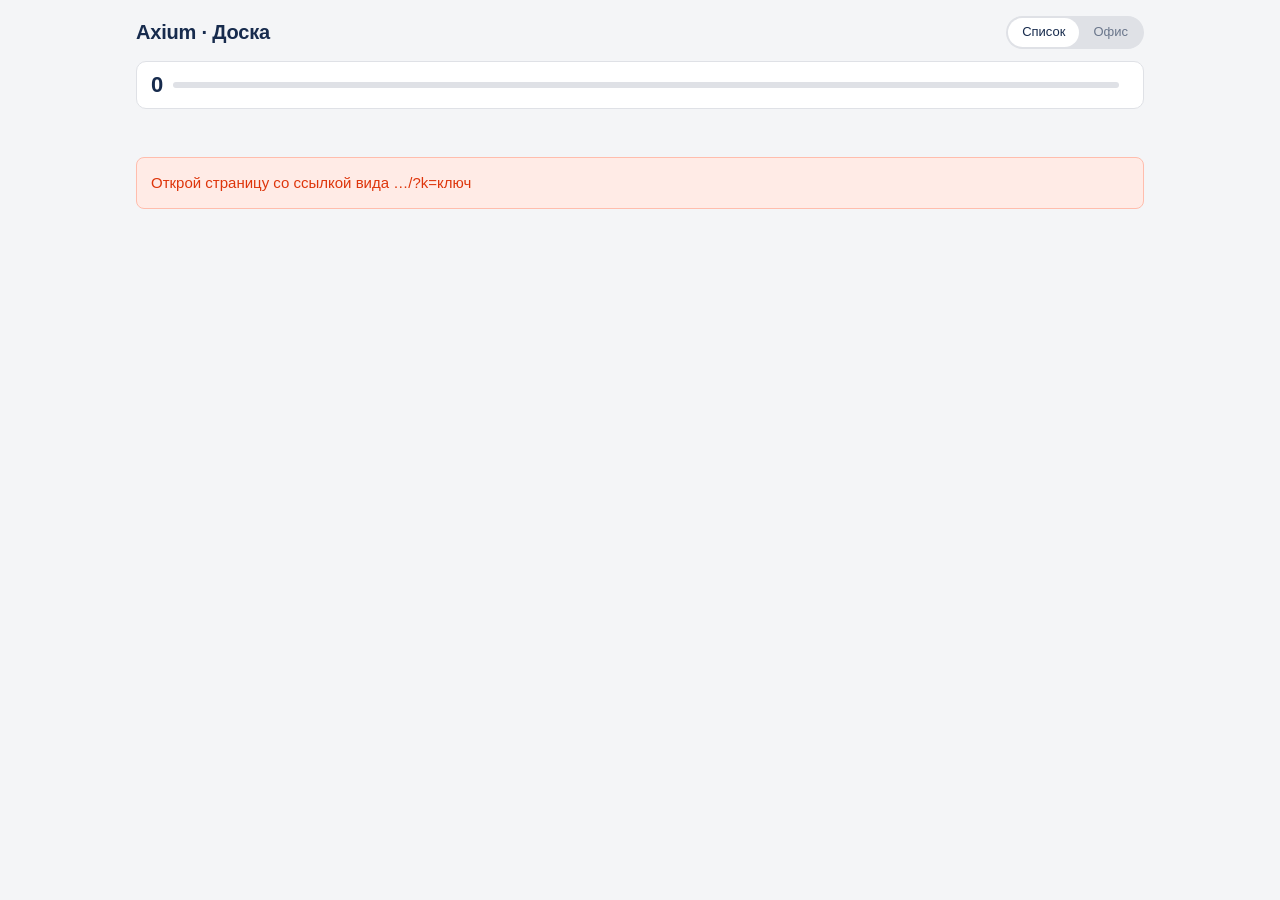
<file: index.html>
<!doctype html>
<html lang="ru">
<head>
<meta charset="utf-8">
<meta name="viewport" content="width=device-width, initial-scale=1">
<meta name="robots" content="noindex, nofollow">
<title>Axium · Доска</title>
<style>
  :root{
    --bg:#f4f5f7; --card:#ffffff; --ink:#172b4d; --mute:#6b778c;
    --line:#dfe1e6; --red:#de350b; --amber:#ff8b00; --green:#36b37e;
    --blue:#0052cc;
    --p1:#6554c0; --p2:#e5478a; --p3:#ff5630; --p0:#5e6c84;
  }
  *{box-sizing:border-box}
  body{
    margin:0; background:var(--bg); color:var(--ink);
    font:15px/1.45 -apple-system,BlinkMacSystemFont,"Segoe UI",Roboto,Arial,sans-serif;
    -webkit-font-smoothing:antialiased;
  }
  .wrap{max-width:1040px; margin:0 auto; padding:16px 16px 64px}

  header{display:flex; align-items:center; gap:12px; flex-wrap:wrap; margin-bottom:4px}
  h1{font-size:20px; margin:0; letter-spacing:-.2px}
  .upd{color:var(--mute); font-size:12px}
  .upd button{border:0; background:none; color:var(--blue); cursor:pointer;
              font:inherit; padding:0 0 0 6px; text-decoration:underline}
  .tabs{margin-left:auto; display:flex; background:var(--line); border-radius:999px; padding:2px}
  .tabs button{border:0; background:none; font:inherit; font-size:13px; color:var(--mute);
               padding:5px 14px; border-radius:999px; cursor:pointer}
  .tabs button.on{background:var(--card); color:var(--ink); font-weight:500}

  .meter{display:flex; align-items:center; gap:10px; background:var(--card);
         border:1px solid var(--line); border-radius:10px; padding:12px 14px; margin:12px 0 16px}
  .meter b{font-size:22px; line-height:1}
  .meter .bar{flex:1; height:6px; background:var(--line); border-radius:3px; overflow:hidden}
  .meter .bar i{display:block; height:100%; background:var(--green); transition:width .4s}
  .meter.over .bar i{background:var(--red)}
  .meter small{color:var(--mute); font-size:12px}

  .chips{display:flex; gap:6px; flex-wrap:wrap; margin-bottom:16px}
  .chip{border:1px solid var(--line); background:var(--card); color:var(--ink);
        border-radius:999px; padding:5px 12px; font-size:13px; cursor:pointer;
        display:inline-flex; align-items:center; gap:6px}
  .chip.on{background:var(--ink); color:#fff; border-color:var(--ink)}

  h2{font-size:12px; text-transform:uppercase; letter-spacing:.7px; color:var(--mute);
     margin:24px 0 8px; display:flex; align-items:center; gap:8px}
  h2 .count{background:var(--line); color:var(--mute); border-radius:999px;
            padding:1px 7px; font-size:11px; letter-spacing:0}
  h2.hot{color:var(--red)} h2.hot .count{background:#ffebe6; color:var(--red)}
  h2.wait{color:var(--amber)} h2.wait .count{background:#fff7e6; color:var(--amber)}

  .card{display:block; text-decoration:none; color:inherit; background:var(--card);
        border:1px solid var(--line); border-left:3px solid var(--p0);
        border-radius:8px; padding:10px 12px; margin-bottom:6px}
  .card:hover{border-color:#c1c7d0}
  .card .t{font-weight:500}
  .card .m{display:flex; gap:10px; flex-wrap:wrap; margin-top:3px; font-size:12px; color:var(--mute)}
  .card .m .who{color:var(--ink); font-weight:500}
  .card .m .late{color:var(--red); font-weight:500}
  .card .m .days{color:var(--amber); font-weight:500}
  .dot{width:7px; height:7px; border-radius:50%; display:inline-block; margin-right:5px; vertical-align:1px}

  details summary{cursor:pointer; font-size:12px; text-transform:uppercase; letter-spacing:.7px;
                  color:var(--mute); margin:24px 0 8px; list-style:none}
  details summary::-webkit-details-marker{display:none}
  details summary::before{content:"▸ "}
  details[open] summary::before{content:"▾ "}

  /* ── офис ─────────────────────────────────────────────── */
  #office{display:none}
  body.office #office{display:block}
  body.office #list{display:none}
  .stage{width:100%; height:auto; display:block; background:var(--card);
         border:1px solid var(--line); border-radius:12px}
  .person{transition:transform 1.4s cubic-bezier(.45,.05,.3,1); cursor:pointer}
  .person.dim{opacity:.28}
  .leg{transform-origin:center top}
  .person.walk .leg-l{animation:step .5s linear infinite}
  .person.walk .leg-r{animation:step .5s linear infinite .25s}
  .person.walk .torso{animation:bob .5s ease-in-out infinite}
  @keyframes step{0%{transform:rotate(16deg)}50%{transform:rotate(-16deg)}100%{transform:rotate(16deg)}}
  @keyframes bob{0%,100%{transform:translateY(0)}50%{transform:translateY(-1.4px)}}
  .paper{cursor:pointer}
  .paper:hover{filter:brightness(.95)}
  .legend{display:flex; gap:14px; flex-wrap:wrap; color:var(--mute); font-size:12px; margin-top:10px}
  .legend i{width:8px; height:8px; border-radius:50%; display:inline-block; margin-right:5px}

  .empty{color:var(--mute); padding:28px 0; text-align:center}
  .err{background:#ffebe6; border:1px solid #ffbdad; color:var(--red);
       border-radius:8px; padding:14px; margin-top:16px}
  @media (max-width:480px){ .wrap{padding:12px 12px 56px} h1{font-size:18px} }
</style>
</head>
<body>
<div class="wrap">
  <header>
    <h1>Axium · Доска</h1>
    <div class="upd" id="upd">загружаю…</div>
    <div class="tabs">
      <button id="tabList" class="on" onclick="setView('list')">Список</button>
      <button id="tabOffice" onclick="setView('office')">Офис</button>
    </div>
  </header>

  <div class="meter" id="meter" hidden>
    <b id="wc">0</b>
    <div class="bar"><i id="wbar" style="width:0%"></i></div>
    <small id="wtext"></small>
  </div>

  <div class="chips" id="people"></div>
  <div class="chips" id="projects"></div>

  <div id="list"><div class="empty">загружаю…</div></div>

  <div id="office">
    <svg class="stage" viewBox="0 0 1000 596" id="svg">
      <g id="zoneLayer"></g>
      <g id="peopleLayer"></g>
    </svg>
    <div class="legend" id="legend"></div>
  </div>
</div>

<script>
/* ── настройки ─────────────────────────────────────────────── */
const API_URL = 'https://script.google.com/macros/s/AKfycbzBWd4uyyfDpYFpPw9EAl_Adtm6e4mAiniJgj2uBRmBkP5G5zhpqmqu1cF1BFzKp-pR/exec';
const KEY = new URLSearchParams(location.search).get('k') || '';

const COLORS = [
  [/призван/i, 'var(--p1)'],
  [/cosmica|космик/i, 'var(--p2)'],
  [/racing|картинг/i, 'var(--p3)']
];
const HEX = { 'Призвание':'#6554c0', 'Cosmica':'#e5478a', 'Racing Stars':'#ff5630', 'Общее':'#5e6c84' };
const colorOf = p => (COLORS.find(c => c[0].test(p)) || [null, 'var(--p0)'])[1];
const hexOf = p => HEX[p] || '#5e6c84';

/* цвет одежды у каждого, чтобы узнавать без подписи */
const SHIRT = ['#4c6ef5','#12b886','#f59f00','#e8590c','#7950f2','#1098ad'];

const DAYS = ['вс','пн','вт','ср','чт','пт','сб'];
const MONTHS = ['янв','фев','мар','апр','мая','июн','июл','авг','сен','окт','ноя','дек'];

/* планировка, система координат 1000×596 */
const WALL   = { x: 30, y: 14,  w:760, h: 86 };
const URGENT = { x: 30, y:110,  w:600, h:120 };
const LOUNGE = { x:646, y:110,  w:144, h:120 };
const DESKS  = { x: 30, y:244,  w:760, h:190 };
const POOL   = { x: 30, y:446,  w:526, h:134 };
const AI     = { x:572, y:446,  w:218, h:134 };
const WAIT   = { x:806, y: 14,  w:164, h:566 };
const ROWS = 4;           /* задач на столе одновременно */

let DATA = null, fPerson = null, fProject = null;
let view = localStorage.getItem('axium-view') || 'list';
const spots = {};

/* ── загрузка ──────────────────────────────────────────────── */
async function load(fresh) {
  if (!KEY) return fail('Открой страницу со ссылкой вида …/?k=ключ');
  try {
    const r = await fetch(API_URL + '?k=' + encodeURIComponent(KEY) + (fresh ? '&fresh=1' : ''));
    const d = await r.json();
    if (d.error) return fail('Доступ не подтверждён. Проверь ключ в адресе.');
    DATA = d;
    render();
  } catch (e) { fail('Не удалось получить данные: ' + e.message); }
}
function fail(msg) {
  document.getElementById('upd').textContent = '';
  document.getElementById('list').innerHTML = '<div class="err">' + esc(msg) + '</div>';
}
function setView(v) {
  view = v;
  localStorage.setItem('axium-view', v);
  document.body.classList.toggle('office', v === 'office');
  document.getElementById('tabList').classList.toggle('on', v === 'list');
  document.getElementById('tabOffice').classList.toggle('on', v === 'office');
  if (DATA) render();
}

/* ── общая отрисовка ───────────────────────────────────────── */
function render() {
  const d = DATA;
  document.getElementById('upd').innerHTML =
    'обновлено ' + esc(d.updated) + '<button onclick="load(1)">обновить</button>';

  const m = document.getElementById('meter');
  m.hidden = false;
  m.classList.toggle('over', d.weekCount > d.weekLimit);
  document.getElementById('wc').textContent = d.weekCount;
  document.getElementById('wbar').style.width = Math.min(100, d.weekCount / d.weekLimit * 100) + '%';
  document.getElementById('wtext').textContent = d.weekCount > d.weekLimit
    ? 'задач на неделе — перебор, предел ' + d.weekLimit
    : 'задач на этой неделе из ' + d.weekLimit;

  chips('people', [...new Set(d.items.flatMap(x => x.owners || []))].sort(),
        fPerson, v => { fPerson = v; render(); });
  chips('projects', [...new Set(d.items.map(x => x.project))].sort(),
        fProject, v => { fProject = v; render(); }, true);

  const items = d.items.filter(x =>
    (!fPerson || (x.owners || []).includes(fPerson)) &&
    (!fProject || x.project === fProject));

  if (view === 'office') renderOffice(items, d);
  else renderList(items);
}

function chips(id, vals, active, cb, color) {
  const box = document.getElementById(id);
  box.innerHTML = '';
  if (vals.length < 2) return;
  const mk = (label, val, dot) => {
    const b = document.createElement('button');
    b.className = 'chip' + (active === val ? ' on' : '');
    b.innerHTML = (dot ? '<i class="dot" style="background:' + colorOf(val) + '"></i>' : '') + esc(label);
    b.onclick = () => cb(active === val ? null : val);
    box.appendChild(b);
  };
  mk('все', null, false);
  vals.forEach(v => mk(v, v, color));
}

/* ── режим: список ─────────────────────────────────────────── */
function renderList(items) {
  const out = [];
  const late = items.filter(x => x.status === 'overdue').sort(byDue);
  const wait = items.filter(x => x.status === 'waiting')
                    .sort((a, b) => (b.waitingDays || 0) - (a.waitingDays || 0));
  const week = items.filter(x => x.status === 'week');
  const none = items.filter(x => x.status === 'noDate');
  const next = items.filter(x => x.status === 'later').sort(byDue);

  if (late.length) out.push(sec('Просрочено', late, 'hot'));
  const byDay = {};
  week.forEach(x => (byDay[x.dueDay] = byDay[x.dueDay] || []).push(x));
  Object.keys(byDay).sort().forEach(day => out.push(sec(dayLabel(day), byDay[day])));
  if (wait.length) out.push(sec('Ждём клиента', wait, 'wait'));
  if (none.length) out.push(sec('Без срока', none));
  if (next.length) out.push(fold('Дальше', next));

  document.getElementById('list').innerHTML =
    out.join('') || '<div class="empty">Ничего не найдено</div>';
}
const byDue = (a, b) => (a.due || '9').localeCompare(b.due || '9');
function sec(title, arr, cls) {
  return '<h2 class="' + (cls || '') + '">' + esc(title) +
         '<span class="count">' + arr.length + '</span></h2>' + arr.map(card).join('');
}
function fold(title, arr) {
  return '<details><summary>' + esc(title) + ' · ' + arr.length + '</summary>' +
         arr.map(card).join('') + '</details>';
}
function card(x) {
  const meta = [];
  if (x.owner) meta.push('<span class="who">' + esc(x.owner) + '</span>');
  meta.push('<span><i class="dot" style="background:' + colorOf(x.project) + '"></i>' + esc(x.project) + '</span>');
  if (x.status === 'overdue') meta.push('<span class="late">просрочено ' + esc(shortDate(x.due)) + '</span>');
  else if (x.status === 'waiting' && x.waitingDays != null)
    meta.push('<span class="days">без движения ' + x.waitingDays + ' ' + plural(x.waitingDays) + '</span>');
  else if (x.due) meta.push('<span>' + esc(shortDate(x.due)) + '</span>');
  return '<a class="card" style="border-left-color:' + colorOf(x.project) + '" href="' +
         esc(x.url) + '" target="_blank" rel="noopener"><div class="t">' + esc(x.title) +
         '</div><div class="m">' + meta.join('') + '</div></a>';
}

/* ── режим: офис ───────────────────────────────────────────── */
function renderOffice(items, data) {
  const zl = document.getElementById('zoneLayer');
  const pl = document.getElementById('peopleLayer');

  const waiting = items.filter(x => x.status === 'waiting');
  const live    = items.filter(x => x.status !== 'waiting');
  const aiTasks = live.filter(x => x.ai);
  const rest    = live.filter(x => !x.ai);

  /* на доску срочного: помеченные «Срочно» и ничьи — то, что может подхватить любой */
  const hot = rest.filter(x => x.urgent || !(x.owners || []).length)
                  .sort((a, b) => (b.urgent ? 1 : 0) - (a.urgent ? 1 : 0) ||
                                  rank(a) - rank(b) || byDue(a, b));
  const hotIds = new Set(hot.map(x => x.id));
  const desked = rest.filter(x => !hotIds.has(x.id));
  const pool   = rest.filter(x => !hotIds.has(x.id) && (x.status === 'noDate' || x.status === 'later'));
  const poolIds = new Set(pool.map(x => x.id));

  const names = [...new Set(data.items.flatMap(x => x.owners || []))].sort();
  let svg = '<rect x="0" y="0" width="1000" height="596" rx="12" fill="#fbfbfc"/>';

  /* ── стена ── */
  svg += panel(WALL, '#f7f5f2', '#e3ded6');
  svg += label(WALL.x + 16, WALL.y + 22, 'Стена: референсы и ссылки', '#7a6a55');
  const links = data.links || [];
  if (!links.length) {
    svg += '<text x="' + (WALL.x + 16) + '" y="' + (WALL.y + 52) + '" font-size="11.5" fill="#a89a85">' +
           'пусто — заведи в Trello список «📎 Ссылки», карточки оттуда повесим сюда</text>';
  } else {
    links.slice(0, 5).forEach((l, i) => {
      const fx = WALL.x + 16 + i * 148;
      svg += '<a href="' + esc(l.url) + '" target="_blank" rel="noopener">' +
             '<rect class="paper" x="' + fx + '" y="' + (WALL.y + 32) + '" width="136" height="42" rx="5" ' +
             'fill="#ffffff" stroke="#ddd5c8"><title>' + esc(l.title) + '</title></rect>' +
             '<text x="' + (fx + 10) + '" y="' + (WALL.y + 50) + '" font-size="11" fill="#5c4f3d" ' +
             'pointer-events="none">' + esc(clip(l.title, 116)) + '</text>' +
             '<text x="' + (fx + 10) + '" y="' + (WALL.y + 65) + '" font-size="9.5" fill="#a89a85" ' +
             'pointer-events="none">' + esc(clip(l.note || 'ссылка', 116)) + '</text></a>';
    });
  }

  /* ── доска срочного ── */
  svg += panel(URGENT, '#fff6f4', '#ffbdad');
  svg += label(URGENT.x + 16, URGENT.y + 24, '🔥 Срочное и ничьё — можно подхватить', '#b3310a');
  svg += '<text x="' + (URGENT.x + URGENT.w - 14) + '" y="' + (URGENT.y + 24) +
         '" font-size="12" text-anchor="end" fill="#b3310a">' + hot.length + '</text>';
  if (!hot.length)
    svg += '<text x="' + (URGENT.x + 16) + '" y="' + (URGENT.y + 56) +
           '" font-size="11.5" fill="#d79384">чисто — срочного ничего нет</text>';
  hot.slice(0, 4).forEach((x, i) => {
    const nx = URGENT.x + 14 + i * 146, ny = URGENT.y + 36;
    const who = (x.owners || []).length ? x.owner : 'ничья';
    svg += '<a href="' + esc(x.url) + '" target="_blank" rel="noopener">' +
           '<rect class="paper" x="' + nx + '" y="' + ny + '" width="134" height="70" rx="5" ' +
           'fill="#ffffff" stroke="' + (x.urgent ? '#de350b' : '#f0b3a3') + '"><title>' +
           esc(x.title) + '</title></rect>' +
           '<rect x="' + nx + '" y="' + ny + '" width="4" height="70" rx="2" fill="' + hexOf(x.project) + '"/>' +
           wrap(x.title, nx + 12, ny + 18, 112, 2, 10.5, '#2a3b57') +
           '<text x="' + (nx + 12) + '" y="' + (ny + 60) + '" font-size="9.5" fill="' +
           (x.status === 'overdue' ? '#de350b' : '#8b95a7') + '" pointer-events="none">' +
           esc(who + ' · ' + (x.status === 'overdue' ? 'просрочено' : x.due ? shortDate(x.due) : 'без срока')) +
           '</text></a>';
  });
  if (hot.length > 4)
    svg += '<text x="' + (URGENT.x + URGENT.w - 14) + '" y="' + (URGENT.y + URGENT.h - 10) +
           '" font-size="11" text-anchor="end" fill="#b3310a">ещё ' + (hot.length - 4) + '</text>';

  /* ── зона кулера ── */
  svg += panel(LOUNGE, '#f3f7fb', '#d5e3f0');
  svg += label(LOUNGE.x + 14, LOUNGE.y + 24, 'Кулер', '#5b7794');
  svg += '<rect x="' + (LOUNGE.x + 14) + '" y="' + (LOUNGE.y + 34) + '" width="18" height="28" rx="4" fill="#dce9f7" stroke="#b7cde6"/>';
  svg += '<text x="' + (LOUNGE.x + 40) + '" y="' + (LOUNGE.y + 46) + '" font-size="9.5" fill="#92a7bb">кто свободен —</text>';
  svg += '<text x="' + (LOUNGE.x + 40) + '" y="' + (LOUNGE.y + 58) + '" font-size="9.5" fill="#92a7bb">стоит здесь</text>';

  /* ── столы людей ── */
  const n = Math.max(1, names.length);
  const gap = 14;
  const dw = (DESKS.w - gap * (n - 1)) / n;
  const desks = {};
  names.forEach((name, i) => {
    const z = { x: DESKS.x + i * (dw + gap), y: DESKS.y, w: dw, h: DESKS.h };
    desks[name] = z;
    const mine = desked.filter(t => (t.owners || []).includes(name) && !poolIds.has(t.id))
                       .sort((a, b) => rank(a) - rank(b) || byDue(a, b));
    const late = mine.filter(t => t.status === 'overdue').length;

    svg += panel(z, '#ffffff', '#e4e6ea');
    svg += '<text x="' + (z.x + 12) + '" y="' + (z.y + 22) + '" font-size="13.5" font-weight="600" fill="#172b4d">' +
           esc(name) + '</text>';
    svg += '<text x="' + (z.x + z.w - 12) + '" y="' + (z.y + 22) + '" font-size="11.5" text-anchor="end" fill="' +
           (late ? '#de350b' : '#8b95a7') + '">' + mine.length + '</text>';

    const tx = z.x + 8, ty = z.y + 32, tw = z.w - 16, th = ROWS * 20 + 10;
    svg += '<rect x="' + tx + '" y="' + ty + '" width="' + tw + '" height="' + th +
           '" rx="6" fill="#f8f9fb" stroke="#eceef1"/>';
    mine.slice(0, ROWS).forEach((t, k) => {
      const py = ty + 6 + k * 20;
      const fill = t.status === 'overdue' ? '#ffd8cd' : t.status === 'noDate' ? '#f1f2f4' : '#eaf0ff';
      svg += '<a href="' + esc(t.url) + '" target="_blank" rel="noopener">' +
             '<rect class="paper" x="' + (tx + 6) + '" y="' + py + '" width="' + (tw - 12) +
             '" height="16" rx="3" fill="' + fill + '" stroke="#d8dee9" stroke-opacity="0.7"><title>' +
             esc(t.project + ' · ' + t.title + (t.due ? ' · ' + shortDate(t.due) : '')) + '</title></rect>' +
             '<rect x="' + (tx + 6) + '" y="' + py + '" width="3" height="16" rx="1.5" fill="' + hexOf(t.project) + '"/>' +
             '<text x="' + (tx + 14) + '" y="' + (py + 11.5) + '" font-size="9.5" fill="' +
             (t.status === 'overdue' ? '#8b1a00' : '#2a3b57') + '" pointer-events="none">' +
             esc(clip(t.title, tw - 22)) + '</text></a>';
    });
    if (mine.length > ROWS)
      svg += '<text x="' + (tx + tw) + '" y="' + (ty + th + 14) + '" font-size="10" text-anchor="end" fill="#8b95a7">' +
             'в очереди ещё ' + (mine.length - ROWS) + '</text>';
  });

  /* ── общий стол ── */
  svg += panel(POOL, '#fcfcfd', '#e6e8ec');
  svg += label(POOL.x + 14, POOL.y + 22, 'Общий стол: несрочное и без даты', '#6b778c');
  svg += '<text x="' + (POOL.x + POOL.w - 14) + '" y="' + (POOL.y + 22) +
         '" font-size="11.5" text-anchor="end" fill="#8b95a7">' + pool.length + '</text>';
  pool.slice(0, 6).forEach((x, i) => {
    const col = i % 2, row = (i / 2) | 0;
    const pw = (POOL.w - 42) / 2;
    const px = POOL.x + 14 + col * (pw + 14), py = POOL.y + 34 + row * 28;
    svg += '<a href="' + esc(x.url) + '" target="_blank" rel="noopener">' +
           '<rect class="paper" x="' + px + '" y="' + py + '" width="' + pw + '" height="22" rx="4" ' +
           'fill="#f6f7f9" stroke="#e3e6eb"><title>' + esc(x.project + ' · ' + x.title) + '</title></rect>' +
           '<rect x="' + px + '" y="' + py + '" width="3" height="22" rx="1.5" fill="' + hexOf(x.project) +
           '" fill-opacity="0.6"/>' +
           '<text x="' + (px + 10) + '" y="' + (py + 15) + '" font-size="10" fill="#6b778c" pointer-events="none">' +
           esc(clip(x.title, pw - 108)) + '</text>' +
           '<text x="' + (px + pw - 8) + '" y="' + (py + 15) + '" font-size="9" text-anchor="end" fill="#a3abb8" ' +
           'pointer-events="none">' + esc(clip(x.owner || 'ничья', 84)) + '</text></a>';
  });
  if (pool.length > 6)
    svg += '<text x="' + (POOL.x + POOL.w - 14) + '" y="' + (POOL.y + POOL.h - 10) +
           '" font-size="10" text-anchor="end" fill="#a3abb8">ещё ' + (pool.length - 6) + '</text>';

  /* ── стол ИИ ── */
  svg += panel(AI, '#f4f1fb', '#d9cff3');
  svg += label(AI.x + 14, AI.y + 22, '🤖 Стол ИИ', '#5b4a97');
  svg += '<text x="' + (AI.x + AI.w - 14) + '" y="' + (AI.y + 22) +
         '" font-size="11.5" text-anchor="end" fill="#5b4a97">' + aiTasks.length + '</text>';
  if (!aiTasks.length)
    svg += '<text x="' + (AI.x + 14) + '" y="' + (AI.y + 48) + '" font-size="10.5" fill="#9e92c4">' +
           'пометь задачу меткой «ИИ»</text>';
  aiTasks.slice(0, 4).forEach((x, i) => {
    const py = AI.y + 32 + i * 24;
    svg += '<a href="' + esc(x.url) + '" target="_blank" rel="noopener">' +
           '<rect class="paper" x="' + (AI.x + 12) + '" y="' + py + '" width="' + (AI.w - 24) +
           '" height="19" rx="4" fill="#ffffff" stroke="#d9cff3"><title>' + esc(x.title) + '</title></rect>' +
           '<text x="' + (AI.x + 20) + '" y="' + (py + 13) + '" font-size="9.5" fill="#4c3f80" ' +
           'pointer-events="none">' + esc(clip(x.title, AI.w - 40)) + '</text></a>';
  });

  /* ── комната ожидания ── */
  svg += panel(WAIT, '#fff7e6', '#ffd591');
  svg += '<text x="' + (WAIT.x + WAIT.w / 2) + '" y="' + (WAIT.y + 26) +
         '" font-size="13" font-weight="600" text-anchor="middle" fill="#b06f00">Ждём клиента</text>';
  if (!waiting.length)
    svg += '<text x="' + (WAIT.x + WAIT.w / 2) + '" y="' + (WAIT.y + 56) +
           '" font-size="11" text-anchor="middle" fill="#c9a24a">пусто</text>';
  waiting.slice(0, 11).forEach((x, i) => {
    const py = WAIT.y + 40 + i * 46;
    svg += '<a href="' + esc(x.url) + '" target="_blank" rel="noopener">' +
           '<rect class="paper" x="' + (WAIT.x + 12) + '" y="' + py + '" width="' + (WAIT.w - 24) +
           '" height="38" rx="5" fill="#ffffff" stroke="#ffc46b"><title>' +
           esc(x.project + ' · ' + x.title) + '</title></rect>' +
           '<rect x="' + (WAIT.x + 12) + '" y="' + py + '" width="4" height="38" rx="2" fill="' + hexOf(x.project) + '"/>' +
           wrap(x.title, WAIT.x + 22, py + 15, WAIT.w - 44, 1, 10, '#6b5120') +
           '<text x="' + (WAIT.x + 22) + '" y="' + (py + 30) + '" font-size="9.5" fill="#b06f00" ' +
           'pointer-events="none">' + (x.waitingDays != null ? x.waitingDays + ' ' + plural(x.waitingDays) : '—') +
           ' без движения</text></a>';
  });

  zl.innerHTML = svg;

  /* ── люди ── */
  const busy = {};
  let idle = 0;
  names.forEach((name, i) => {
    const mine = desked.filter(t => (t.owners || []).includes(name) && !poolIds.has(t.id));
    const hasLate = rest.some(t => (t.owners || []).includes(name) && t.status === 'overdue');
    const z = desks[name];
    let pos;
    const atDesk = mine.length > 0;
    if (atDesk) pos = { x: z.x + z.w / 2, y: z.y + z.h - 12 };
    else pos = { x: LOUNGE.x + 34 + (idle++) * 32, y: LOUNGE.y + LOUNGE.h - 12 };
    drawPerson(pl, name, pos, hasLate, SHIRT[i % SHIRT.length], atDesk ? '' : name);
    busy[name] = 1;
  });
  [...pl.children].forEach(g => { if (!busy[g.dataset.name]) g.remove(); });

  /* легенда */
  document.getElementById('legend').innerHTML =
    Object.keys(HEX).map(k => '<span><i style="background:' + HEX[k] + '"></i>' + esc(k) + '</span>').join('') +
    '<span>свободен — уходит к кулеру</span><span>клик по человеку — фильтр</span>';
}

const rank = x => x.status === 'overdue' ? 0 : x.status === 'week' ? 1 : x.status === 'noDate' ? 3 : 2;

function panel(z, fill, stroke) {
  return '<rect x="' + z.x + '" y="' + z.y + '" width="' + z.w + '" height="' + z.h +
         '" rx="12" fill="' + fill + '" stroke="' + stroke + '"/>';
}
function label(x, y, text, color) {
  return '<text x="' + x + '" y="' + y + '" font-size="12.5" font-weight="600" fill="' + color + '">' +
         esc(text) + '</text>';
}
function wrap(text, x, y, px, lines, size, color) {
  const max = Math.max(6, Math.floor(px / (size * 0.52)));
  const words = String(text).split(' ');
  const rows = []; let cur = '';
  words.forEach(w => {
    if ((cur + ' ' + w).trim().length <= max) cur = (cur + ' ' + w).trim();
    else { if (cur) rows.push(cur); cur = w; }
  });
  if (cur) rows.push(cur);
  return rows.slice(0, lines).map((r, i) => {
    const last = i === Math.min(lines, rows.length) - 1 && rows.length > lines;
    return '<text x="' + x + '" y="' + (y + i * (size + 2)) + '" font-size="' + size + '" fill="' + color +
           '" pointer-events="none">' + esc(last ? clip(r, px) + '…' : r) + '</text>';
  }).join('');
}

function drawPerson(layer, name, pos, late, shirt, caption) {
  let g = [...layer.children].find(c => c.dataset.name === name);
  const fresh = !g;
  if (fresh) {
    g = document.createElementNS('http://www.w3.org/2000/svg', 'g');
    g.dataset.name = name;
    g.setAttribute('class', 'person');
    g.innerHTML = person(name, shirt);
    g.onclick = () => { fPerson = (fPerson === name ? null : name); render(); };
    layer.appendChild(g);
  }
  g.querySelector('.alarm').setAttribute('opacity', late ? 1 : 0);
  g.querySelector('.nm').textContent = caption || '';
  g.classList.toggle('dim', !!fPerson && fPerson !== name);

  const prev = spots[name];
  spots[name] = pos;
  const move = () => g.setAttribute('transform', 'translate(' + pos.x + ',' + pos.y + ')');
  if (fresh || !prev) { move(); return; }
  if (prev.x === pos.x && prev.y === pos.y) return;
  g.classList.add('walk');
  move();
  clearTimeout(g.timer);
  g.timer = setTimeout(() => g.classList.remove('walk'), 1500);
}

function person(name, shirt) {
  return '' +
    '<ellipse cx="0" cy="2" rx="12" ry="3.5" fill="#172b4d" opacity="0.08"/>' +
    '<g class="leg leg-l"><rect x="-5.5" y="-12" width="4" height="13" rx="2" fill="#344563"/></g>' +
    '<g class="leg leg-r"><rect x="1.5" y="-12" width="4" height="13" rx="2" fill="#344563"/></g>' +
    '<g class="torso">' +
      '<rect x="-8" y="-29" width="16" height="18" rx="6.5" fill="' + shirt + '"/>' +
      '<circle cx="0" cy="-35" r="7" fill="#f4d3b6"/>' +
      '<path d="M-7 -38 q7 -6 14 0 q-7 -2.5 -14 0z" fill="#3b2f2a"/>' +
      '<circle class="alarm" cx="10" cy="-42" r="5" fill="#de350b" opacity="0"/>' +
    '</g>' +
    '<text class="nm" x="0" y="14" font-size="9.5" text-anchor="middle" fill="#6b778c"></text>';
}

/* ── мелочи ────────────────────────────────────────────────── */
function dayLabel(iso) {
  const d = new Date(iso + 'T12:00:00');
  const t = new Date(); t.setHours(12, 0, 0, 0);
  const diff = Math.round((d - t) / 86400000);
  const base = DAYS[d.getDay()] + ', ' + d.getDate() + ' ' + MONTHS[d.getMonth()];
  if (diff === 0) return 'Сегодня · ' + base;
  if (diff === 1) return 'Завтра · ' + base;
  return base.charAt(0).toUpperCase() + base.slice(1);
}
function shortDate(s) {
  if (!s) return '';
  const d = new Date(s.replace(' ', 'T') + ':00');
  return d.getDate() + ' ' + MONTHS[d.getMonth()];
}
const clip = (s, px) => {
  const max = Math.max(5, Math.floor(px / 5.2));
  return String(s).length > max ? String(s).slice(0, max - 1).trimEnd() + '…' : String(s);
};
const plural = n => (n % 10 === 1 && n % 100 !== 11) ? 'день'
  : ([2,3,4].includes(n % 10) && ![12,13,14].includes(n % 100)) ? 'дня' : 'дней';
const esc = s => String(s == null ? '' : s)
  .replace(/&/g, '&amp;').replace(/</g, '&lt;').replace(/>/g, '&gt;').replace(/"/g, '&quot;');

setView(view);
load();
setInterval(() => load(), 300000);
</script>
</body>
</html>
</file>
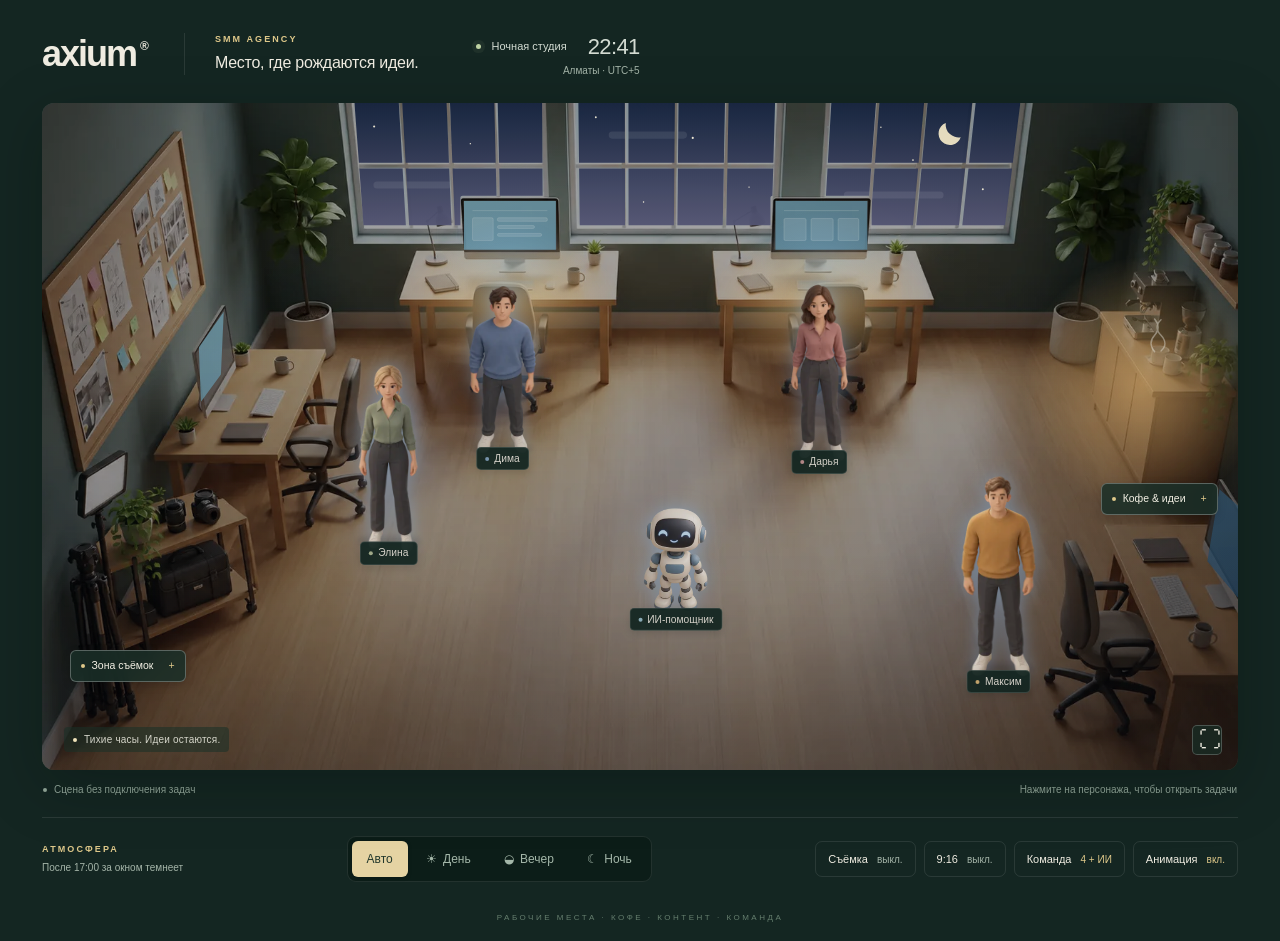
<file: showcase.html>
<!doctype html>
<!-- Standalone Axium office: all artwork, CSS and JavaScript are embedded.
No build step or external assets. Open in a browser. Existing board tasks use ?k=YOUR_KEY.
Lighting uses Asia/Almaty: darkening starts at 17:00, night at 19:00.
Source project: https://github.com/R0S1nante/axium-board/pull/1 -->
<html lang="ru">
<head>
  <meta charset="utf-8">
  <meta name="viewport" content="width=device-width, initial-scale=1">
  <meta name="robots" content="noindex, nofollow">
  <meta name="referrer" content="no-referrer">
  <meta name="theme-color" content="#142622">
  <title>Axium · Живой офис</title>
  <meta name="description" content="Виртуальная SMM-студия Axium: команда, рабочие места, кофе и мягкая смена дня и ночи.">
  <style>
:root{color-scheme:dark;--bg:#142622;--paper:#efece1;--muted:#a4b4a8;--gold:#dec88a;--line:#ffffff18;--night:0;--sky:0;--stars:0;--lamps:0;--brightness:1;--saturation:1}
*{box-sizing:border-box}body{margin:0;background:var(--bg);color:var(--paper);font:14px/1.5 -apple-system,BlinkMacSystemFont,"Segoe UI",Arial,sans-serif;-webkit-font-smoothing:antialiased}button,a{-webkit-tap-highlight-color:transparent}button{font:inherit;cursor:pointer}button:focus-visible,a:focus-visible{outline:2px solid var(--gold);outline-offset:5px}button{color:inherit}a{color:inherit}button:disabled{cursor:default;opacity:.45}[hidden]{display:none!important}.app{max-width:1540px;padding:30px 42px 16px;margin:auto}.header{display:flex;align-items:center;gap:35px;margin-bottom:25px}.wordmark{font-size:36px;font-weight:750;letter-spacing:-2px;text-decoration:none;line-height:1}.wordmark span{font-size:12px;vertical-align:top;letter-spacing:0;margin:4px 0 0 4px;display:inline-block}.heading{border-left:1px solid var(--line);padding-left:30px}.eyebrow{display:block;color:var(--gold);font-size:9px;letter-spacing:2.1px;font-weight:650}h1{font-size:16px;font-weight:450;letter-spacing:-.25px;margin:4px 0 0}.kpi{display:flex;align-items:baseline;gap:6px;margin-left:auto;font-size:9px;letter-spacing:1.6px;text-transform:uppercase;color:var(--muted)}.kpi b{font-size:20px;font-weight:650;letter-spacing:-.6px;margin-left:14px}.kpi b:first-child{margin-left:0}#kHot{color:#e8a08a}#kWeek{color:var(--gold)}#kPool{color:#a9c6a6}@media(max-width:950px){.kpi{display:none}}
.clock-box{margin-left:22px;display:grid;grid-template-columns:7px auto auto;align-items:center;gap:0 9px;font-size:11px;color:#d3dbd2}.clock-box small{grid-column:2/4;color:var(--muted);font-size:10px;text-align:right}.clock{font-size:22px;font-variant-numeric:tabular-nums;font-weight:450;letter-spacing:-.6px;margin-left:12px}.live-dot,.small-dot,.status-dot{display:inline-block;width:5px;height:5px;background:#bed2a3;border-radius:50%}.live-dot{box-shadow:0 0 0 4px #bed2a310}
.office{position:relative}.scene{position:relative;width:100%;aspect-ratio:1678/936;border-radius:12px;overflow:hidden;isolation:isolate;background:#334b43;box-shadow:0 16px 60px #050c0940}.room-image{width:100%;height:100%;display:block;filter:brightness(var(--brightness)) saturate(var(--saturation));transition:filter 1.8s}.atmosphere{position:absolute;inset:0;width:100%;height:100%;pointer-events:none;z-index:1}.sky{opacity:var(--sky);transition:opacity 1.8s}.stars,.moon{opacity:var(--stars);transition:opacity 1.8s}.clouds{animation:clouds 45s ease-in-out infinite alternate}.lamplight{opacity:var(--lamps);mix-blend-mode:screen;transition:opacity 1.8s}.monitors{opacity:.76;animation:monitor-breathe 8s ease-in-out infinite}.screen-shimmer{opacity:0;animation:screen-shimmer 13s ease-in-out infinite}.screen-halos{opacity:calc(.15 + var(--night) * .85);transition:opacity 1.8s}.steam{opacity:.45;animation:steam 5s ease-in-out infinite}.room-shade{position:absolute;inset:0;pointer-events:none;z-index:2;background:linear-gradient(180deg,#0a142600 25%,#101b3029),radial-gradient(ellipse at 50% 45%,transparent 40%,#00000028);opacity:var(--night);transition:opacity 1.8s}.people{position:absolute;inset:0;z-index:3;pointer-events:none;transition:opacity .3s}.people.off{opacity:0;visibility:hidden}.avatar{position:absolute;left:var(--x);top:var(--y);width:var(--size);aspect-ratio:1;transform:translate(-50%,-90%);padding:0;border:0;background:none;pointer-events:auto;transition:left 4s linear,top 4s linear;filter:brightness(calc(1 - var(--night) * .14));outline-offset:-8px}.avatar img{width:100%;height:100%;object-fit:contain;display:block;animation:breathe 4.5s ease-in-out infinite;animation-delay:var(--delay)}.avatar.walking img{animation:walk .55s ease-in-out infinite}.avatar::before{content:"";position:absolute;bottom:9%;left:35%;width:30%;height:4%;border-radius:50%;background:#161d2733;filter:blur(3px);z-index:-1}.avatar-label{position:absolute;left:50%;bottom:0;transform:translateX(-50%);background:#162c26ed;border:1px solid #fffff529;color:#f6f2e8;white-space:nowrap;display:flex;align-items:center;gap:5px;font-size:clamp(8px,.8vw,12px);padding:3px 8px;border-radius:5px;box-shadow:0 3px 8px #0002;transition:background .2s}.avatar-label i{width:4px;height:4px;border-radius:50%;background:var(--color)}.avatar-label u{text-decoration:none;background:#dec88a;color:#23382c;border-radius:999px;padding:0 5px;font-size:.85em;font-weight:650;margin-left:3px}.avatar-label u:empty{display:none}.avatar:hover .avatar-label,.avatar:focus-visible .avatar-label{background:#344f42}.avatar:hover img{filter:brightness(1.08)}
.hotspot{position:absolute;z-index:4;display:flex;align-items:center;gap:7px;border:1px solid #ffffff45;background:#1a3028d9;backdrop-filter:blur(8px);box-shadow:0 3px 10px #0002;color:#f3f0e4;border-radius:6px;padding:7px 10px;font-size:clamp(8px,.82vw,12px);white-space:nowrap;transition:background .2s,transform .2s}.hotspot:hover{background:#385344;transform:translateY(-2px)}.hotspot .plus{margin-left:8px;color:var(--gold)}.zone-dot{width:4px;height:4px;border-radius:50%;background:var(--gold)}.coffee{right:1.7%;top:57%}.gear{left:2.3%;top:82%}.scene-caption{position:absolute;bottom:18px;left:22px;display:flex;gap:7px;align-items:center;color:#fffef3cc;font-size:10px;letter-spacing:.2px;z-index:4;background:#1830278c;padding:5px 9px;border-radius:4px;pointer-events:none}.small-dot{width:4px;height:4px;background:#f1e3ba}.expand{position:absolute;right:16px;bottom:15px;z-index:4;border:1px solid #ffffff36;background:#173128a1;backdrop-filter:blur(8px);border-radius:5px;width:30px;height:30px;font-size:22px;line-height:1}.under-scene{display:flex;justify-content:space-between;color:#92a69a;font-size:10px;padding:12px 1px;gap:12px}.under-scene>span:first-child{display:flex;align-items:center;gap:7px}.status-dot{width:4px;height:4px;background:#93a89a}.controls{display:flex;align-items:center;justify-content:space-between;gap:18px;padding:18px 0;border-top:1px solid var(--line);margin-top:8px}.control-title{font-size:10px;color:var(--muted)}.control-title .eyebrow{margin-bottom:4px}.segmented{display:flex;gap:3px;background:#0c1d18;border:1px solid var(--line);padding:4px;border-radius:9px}.segmented button{border:0;border-radius:6px;background:transparent;color:#a4b7a9;padding:9px 15px;font-size:12px;white-space:nowrap;transition:background .2s,color .2s}.segmented button[aria-pressed=true]{background:#e5d3a3;color:#23382c;box-shadow:0 1px 4px #0003}.segmented button span{margin-right:3px}.view-controls{display:flex;gap:8px}.icon-control{border:1px solid var(--line);background:none;border-radius:7px;padding:9px 12px;font-size:11px}.icon-control span{color:var(--gold);margin-left:6px;font-size:10px}.icon-control[aria-pressed=false] span{color:var(--muted)}.footnote{margin:12px 0 0;text-align:center;letter-spacing:2.5px;color:#657e6e;font-size:8px;text-transform:uppercase}
.panel{position:fixed;z-index:20;right:20px;top:20px;bottom:20px;width:min(370px,calc(100vw - 32px));background:#f4f1e8;color:#20372b;border:1px solid #a3b3a1;border-radius:14px;padding:34px 26px;box-shadow:0 18px 80px #0006;overflow:auto}.panel .eyebrow{color:#7e8962;margin-bottom:13px}.panel h2{font-size:28px;letter-spacing:-.8px;margin:0 0 5px;font-weight:550}.panel p{color:#708173;font-size:13px;line-height:1.7;margin:0 0 22px}.panel-close{position:absolute;right:12px;top:10px;font-size:26px;background:none;border:0;color:#697a6c;padding:0 7px}.scrim{position:fixed;inset:0;background:#07170f65;backdrop-filter:blur(2px);z-index:19}.task-item{display:block;text-decoration:none;border:1px solid #d8ded2;border-left:3px solid #9aa88a;border-radius:7px;padding:12px;margin:8px 0;background:#fffdf7;font-size:13px}.task-item:hover{background:#e9eddf}.task-item small{display:block;margin-top:5px;color:#80907d;font-size:10px}.task-item.overdue{border-left-color:#c05e48}.empty-state{background:#e9ecdf;border:1px solid #d6ddcb;border-radius:8px;padding:16px;font-size:13px;line-height:1.7;color:#61735c}.zone-list{list-style:none;padding:0;display:grid;gap:10px}.zone-list li{border-bottom:1px solid #dbe0d3;padding:8px 0;font-size:13px}.zone-list li::before{content:"↗";margin-right:10px;color:#9b9d67}.sr-only{position:absolute;width:1px;height:1px;overflow:hidden;clip-path:inset(50%)}.paused *, .paused *::before, .paused *::after{animation-play-state:paused!important}.paused .avatar{transition:none}.scene:fullscreen{border-radius:0;width:100%;height:100%;aspect-ratio:auto;background:#142622;object-fit:contain}.scene:fullscreen .room-image{object-fit:fill}
@keyframes monitor-breathe{0%,100%{opacity:.70}50%{opacity:.84}}@keyframes screen-shimmer{0%,90%,100%{opacity:0}93%{opacity:.08}96%{opacity:.02}}@keyframes steam{0%,100%{transform:translateY(0);opacity:.08}50%{transform:translateY(-7px);opacity:.45}}@keyframes clouds{to{transform:translateX(25px)}}@keyframes breathe{0%,100%{transform:translateY(0)}50%{transform:translateY(-1px)}}@keyframes walk{0%,100%{transform:translateY(0) rotate(-1deg)}50%{transform:translateY(-3px) rotate(1deg)}}
@media(min-width:1500px){.app{max-width:1450px}}@media(max-width:950px){.app{padding:24px}.header{gap:22px}.heading{padding-left:20px}.controls{flex-wrap:wrap}.control-title{flex:1}.view-controls{margin-left:auto}.segmented{order:2;width:100%;justify-content:center}.segmented button{flex:1}.hotspot{padding:5px 7px}.under-scene{font-size:9px}}@media(max-width:600px){.app{padding:20px 12px}.header{flex-wrap:wrap;gap:13px;margin-bottom:18px}.wordmark{font-size:30px}.heading{border:0;padding:0;order:3;width:100%;display:flex;align-items:center;gap:12px}.heading .eyebrow{font-size:8px}h1{font-size:12px;margin:0}.clock-box{font-size:9px}.clock{font-size:20px}.clock-box small{font-size:9px}.scene{border-radius:8px;min-width:0}.scene-caption{font-size:8px;left:9px;bottom:9px;padding:3px 5px}.hotspot{gap:4px;font-size:8px;padding:4px 6px}.hotspot .plus{margin-left:2px}.expand{right:7px;bottom:7px;width:24px;height:24px;font-size:18px}.under-scene{font-size:9px;flex-direction:column;gap:3px;padding:10px 0}.controls{margin-top:4px;gap:16px;padding:15px 0}.control-title{width:100%;flex:auto}.view-controls{margin:0;justify-content:space-between;width:100%}.icon-control{flex:1}.segmented{order:0}.segmented button{padding:8px 6px;font-size:11px}.footnote{font-size:7px;letter-spacing:2px}.avatar-label{font-size:8px;padding:2px 5px}.panel{top:12px;right:12px;bottom:12px}.gear{top:80%}}
@media(prefers-reduced-motion:reduce){*,*::before,*::after{animation:none!important;transition:none!important;scroll-behavior:auto!important}}
.scene:fullscreen{width:min(100vw,calc(100vh * 1678 / 936));height:auto;aspect-ratio:1678/936;margin:auto}
.scene::backdrop{background:#0d1c17}

/* ── проекты на пробковой доске ── */
.projects{position:absolute;left:3.5%;top:15.5%;width:12.6%;z-index:3;display:grid;gap:5%;
  transform:skewY(7deg) rotate(-.6deg);transform-origin:left top;pointer-events:none;
  filter:brightness(calc(1 - var(--night) * .22))}
.pcard{background:#fffdf2;border-radius:3px;padding:7% 9%;box-shadow:0 2px 7px #0005;
  border-left:4px solid var(--pc,#9aa88a);color:#2a3327;font-size:clamp(5px,.58vw,10px);line-height:1.3}
.pcard b{display:block;font-weight:700;letter-spacing:-.2px;font-size:1.12em}
.pcard span{display:block;color:#6d7a66;margin-top:2px}
.pcard i{float:right;font-style:normal;font-weight:750;color:#8a6b2f}

/* ── подсветка фигур ночью ── */
.avatar img{filter:drop-shadow(0 0 calc(var(--night) * 9px) rgba(150,200,255,.5))}

/* ── лента задач ── */
.feed{display:none}
.feed h3{font-size:9px;letter-spacing:2px;text-transform:uppercase;color:var(--gold);margin:0 0 9px;font-weight:650}
.feed .row{display:block;text-decoration:none;background:#ffffff10;border:1px solid var(--line);
  border-left:3px solid var(--c,#9aa88a);border-radius:8px;padding:8px 10px;margin-bottom:6px;font-size:12px;line-height:1.35}
.feed .row.late{background:#c0523512;border-left-color:#d4785c}
.feed .row small{display:block;color:var(--muted);font-size:10px;margin-top:3px}
body.vertical .feed{display:block;margin-top:12px}
body.shoot:not(.vertical) .feed{display:block;position:absolute;right:16px;top:16px;bottom:58px;width:25%;
  overflow:hidden;background:#0e1f1ad9;backdrop-filter:blur(9px);border:1px solid var(--line);
  border-radius:11px;padding:14px;z-index:5}

/* ── события ── */
.toasts{position:absolute;left:16px;bottom:54px;z-index:6;display:grid;gap:7px;pointer-events:none}
.toast{background:#17302aeb;border:1px solid #ffffff2b;border-left:3px solid var(--gold);
  border-radius:8px;padding:8px 12px;font-size:11px;animation:toastIn .45s both;max-width:300px}
.toast b{display:block;color:var(--gold);font-size:9px;letter-spacing:1.4px;text-transform:uppercase;margin-bottom:2px}
@keyframes toastIn{from{opacity:0;transform:translateY(10px)}to{opacity:1;transform:none}}

/* ── вертикальный режим 9:16 ── */
body.vertical .app{max-width:min(100vw, calc(100vh * 9 / 16));padding:18px 14px 8px}
body.vertical .header{gap:14px;margin-bottom:14px}
body.vertical .wordmark{font-size:26px}
body.vertical .heading{border:0;padding:0}
body.vertical h1{font-size:12px}
body.vertical .kpi,body.vertical .footnote,body.vertical .under-scene{display:none}
body.vertical .controls{padding:12px 0;gap:10px;flex-wrap:wrap}
body.vertical .scene{aspect-ratio:1678/936}
body.vertical .app{height:100vh;display:flex;flex-direction:column}
body.vertical .office{flex:1;min-height:0;display:flex;flex-direction:column}
body.vertical .office .scene{flex:none}
body.vertical .projects,body.vertical .hotspot,body.vertical .scene-caption,body.vertical .expand{display:none}
body.vertical .feed{flex:1;min-height:0;display:flex;flex-direction:column;margin-top:14px}
body.vertical #feedBody{flex:1;min-height:0;overflow:hidden;-webkit-mask-image:linear-gradient(180deg,#000 86%,transparent);mask-image:linear-gradient(180deg,#000 86%,transparent)}
body.vertical .toasts{bottom:10px;left:10px}
.pchips{display:none;gap:6px;flex-wrap:wrap;margin-top:12px}
body.vertical .pchips{display:flex}
.pchip{display:flex;align-items:center;gap:6px;border:1px solid var(--line);border-radius:999px;
  padding:5px 11px;font-size:11px;background:#ffffff0a}
.pchip i{width:6px;height:6px;border-radius:50%;background:var(--pc,#9aa88a)}
.pchip b{font-weight:700;color:var(--gold)}
body.shoot .control-title,body.shoot .segmented,body.shoot .footnote,body.shoot .under-scene{display:none}
body.shoot .controls{border:0;padding:8px 0;opacity:.3;transition:opacity .3s}
body.shoot:not(.vertical) .app{height:100vh;display:flex;flex-direction:column;justify-content:center;padding:12px 24px}
body.shoot:not(.vertical) .office{width:fit-content;margin:0 auto}
body.shoot:not(.vertical) .scene{height:min(calc(100vh - 150px), calc((100vw - 48px) * 936 / 1678));width:auto;margin:0 auto}
body.shoot .controls:hover{opacity:1}

</style>
  
</head>
<body>
<main class="app">
  <header class="header">
    <a class="wordmark" id="boardLink" href="index.html" aria-label="Axium — перейти к доске задач">axium<span>®</span></a>
    <div class="heading"><span class="eyebrow">SMM AGENCY</span><h1>Место, где рождаются идеи.</h1></div>
    <div class="kpi" id="kpi" hidden><b id="kHot">0</b><span>срочных</span><b id="kWeek">0</b><span>на неделе</span><b id="kPool">0</b><span>в бэклоге</span></div>
    <div class="clock-box"><span class="live-dot" aria-hidden="true"></span><span id="phase">Живой офис</span><span class="clock" id="clock">--:--</span><small>Алматы · UTC+5</small></div>
  </header>

  <section class="office" aria-label="Анимированный офис команды Axium">
    <div class="scene" id="scene">
      <img class="room-image" id="roomImage" src="[data-uri]" alt="Светлая SMM-студия: четыре рабочих места, кофейная станция справа и съёмочное оборудование слева" width="1678" height="936" fetchpriority="high">
      <svg class="atmosphere" viewBox="0 0 1678 936" aria-hidden="true">
        <defs>
          <linearGradient id="skyGradient" x2="0" y2="1"><stop stop-color="#152440"/><stop offset="1" stop-color="#5b5b79"/></linearGradient>
          <linearGradient id="screenGradient" x2="1" y2="1"><stop stop-color="#83b8c7"/><stop offset="1" stop-color="#284c69"/></linearGradient>
          <radialGradient id="warmLight"><stop stop-color="#ffcb7a" stop-opacity=".7"/><stop offset="1" stop-color="#ffcb7a" stop-opacity="0"/></radialGradient>
          <radialGradient id="screenGlow"><stop stop-color="#83c9ff" stop-opacity=".24"/><stop offset="1" stop-color="#83c9ff" stop-opacity="0"/></radialGradient>
          <clipPath id="windowPanes"><path id="panes"/></clipPath>
          <mask id="windowMask"><rect width="1678" height="936" fill="white"/><rect x="587" y="130" width="142" height="90" rx="3" fill="black"/><rect x="1022" y="130" width="142" height="90" rx="3" fill="black"/></mask>
          <clipPath id="monitorClip"><path d="M592 137H721V206H592Z M1029 137H1158V206H1029Z M220 343L255 293L251 381L223 419Z M1652 542L1678 565V694L1635 643Z"/></clipPath>
        </defs>
        <g class="sky" clip-path="url(#windowPanes)" mask="url(#windowMask)">
          <rect width="1678" height="190" fill="url(#skyGradient)"/>
          <g class="stars" fill="#f7f2de"><circle cx="466" cy="33" r="1.5"/><circle cx="601" cy="57" r="1"/><circle cx="777" cy="20" r="1.3"/><circle cx="913" cy="49" r="1.5"/><circle cx="992" cy="118" r="1"/><circle cx="1177" cy="34" r="1"/><circle cx="1320" cy="121" r="1.4"/><circle cx="1222" cy="80" r="1.2"/><circle cx="844" cy="139" r="1"/></g>
          <path class="moon" d="M1268 28A16 16 0 1 0 1289 48A18 18 0 0 1 1268 28" fill="#f7edcd"/>
          <g class="clouds" fill="none" stroke="#fff" stroke-opacity=".09" stroke-width="10" stroke-linecap="round"><path d="M470 115h100m230-70h100m230 84h130"/></g>
        </g>
        <g class="lamplight"><ellipse cx="652" cy="280" rx="160" ry="97" fill="url(#warmLight)"/><ellipse cx="1090" cy="280" rx="160" ry="97" fill="url(#warmLight)"/><ellipse cx="1545" cy="395" rx="170" ry="180" fill="url(#warmLight)"/></g>
        <g class="monitors" clip-path="url(#monitorClip)">
          <rect x="180" y="120" width="1500" height="600" fill="url(#screenGradient)"/>
          <g class="monitor-ui" stroke="#d1e6e9" stroke-opacity=".45" fill="#cee4e9" fill-opacity=".25">
            <path d="M604 151h105M1041 151h105"/><rect x="604" y="161" width="29" height="32" rx="2"/><rect x="639" y="161" width="70" height="5" rx="2"/><rect x="639" y="172" width="52" height="4" rx="2"/><rect x="639" y="183" width="62" height="4" rx="2"/>
            <rect x="1041" y="162" width="31" height="31" rx="2"/><rect x="1079" y="162" width="31" height="31" rx="2"/><rect x="1117" y="162" width="29" height="31" rx="2"/>
          </g>
          <rect class="screen-shimmer" x="180" y="120" width="1500" height="600" fill="#c6ecff"/>
        </g>
        <g class="screen-halos"><ellipse cx="656" cy="230" rx="115" ry="80" fill="url(#screenGlow)"/><ellipse cx="1093" cy="230" rx="115" ry="80" fill="url(#screenGlow)"/></g>
        <g class="steam" fill="none" stroke="#f5f3e8" stroke-width="2" stroke-linecap="round"><path d="M1561 349q-10-12 0-23t0-23"/><path d="M1570 348q11-10 0-22t0-22"/></g>
      </svg>
      <div class="room-shade" aria-hidden="true"></div>
      <div class="people" id="people"></div>
      <div class="projects" id="projects"></div>
      <div class="toasts" id="toasts"></div>
      <button class="hotspot coffee" data-zone="coffee" aria-label="Открыть зону кофе"><span class="zone-dot"></span><span>Кофе & идеи</span><span class="plus">+</span></button>
      <button class="hotspot gear" data-zone="gear" aria-label="Открыть зону съёмок"><span class="zone-dot"></span><span>Зона съёмок</span><span class="plus">+</span></button>
      <div class="scene-caption"><span class="small-dot"></span><span id="sceneCaption">Студия в своём ритме</span></div>
      <button class="expand" id="fullscreen" aria-label="Открыть офис на весь экран" title="На весь экран">⛶</button>
    </div>
    <div class="pchips" id="pchips"></div>
    <div class="feed" id="feed"><h3>Сегодня в работе</h3><div id="feedBody"></div></div>
    <div class="under-scene"><span><span class="status-dot"></span><span id="connection">Сцена без подключения задач</span></span><span>Нажмите на персонажа, чтобы открыть задачи</span></div>
  </section>

  <footer class="controls">
    <div class="control-title"><span class="eyebrow">АТМОСФЕРА</span><span id="timeHint">После 17:00 за окном темнеет</span></div>
    <div class="segmented" role="group" aria-label="Освещение офиса">
      <button data-mode="auto" aria-pressed="true">Авто</button><button data-mode="day" aria-pressed="false"><span aria-hidden="true">☀</span> День</button><button data-mode="evening" aria-pressed="false"><span aria-hidden="true">◒</span> Вечер</button><button data-mode="night" aria-pressed="false"><span aria-hidden="true">☾</span> Ночь</button>
    </div>
    <div class="view-controls"><button class="icon-control" id="shootToggle" aria-pressed="false">Съёмка <span id="shootState">выкл.</span></button><button class="icon-control" id="vertToggle" aria-pressed="false">9:16 <span id="vertState">выкл.</span></button><button class="icon-control" id="teamToggle" aria-pressed="true">Команда <span id="teamCount">4 + ИИ</span></button><button class="icon-control" id="motionToggle" aria-pressed="true">Анимация <span id="motionState">вкл.</span></button></div>
  </footer>
  <p class="footnote">Рабочие места · кофе · контент · команда</p>
</main>

<aside class="panel" id="panel" role="dialog" aria-modal="true" aria-labelledby="panelTitle" hidden>
  <button class="panel-close" id="closePanel" aria-label="Закрыть">×</button>
  <span class="eyebrow" id="panelEyebrow">КОМАНДА AXIUM</span><h2 id="panelTitle"></h2><p id="panelIntro"></p><div id="panelBody"></div>
</aside>
<div class="scrim" id="scrim" hidden></div>
<div class="sr-only" id="announcement" aria-live="polite"></div>
<script>
(function(){
const AVATAR_ASSETS={"dima": "[data-uri]", "darya": "[data-uri]", "ellina": "[data-uri]", "maxim": "[data-uri]", "robot": "[data-uri]"};
/* Scene is independent of the existing board. Timezone never follows the viewer's device. */
const TIME_ZONE = 'Asia/Almaty';
function localMinutes(date = new Date()) {
  const parts = new Intl.DateTimeFormat('en-GB', {timeZone: TIME_ZONE, hour: '2-digit', minute: '2-digit', hourCycle: 'h23'}).formatToParts(date);
  return Number(parts.find(p => p.type === 'hour').value) * 60 + Number(parts.find(p => p.type === 'minute').value);
}
function lightingFor(minutes, mode = 'auto') {
  let night;
  if (mode === 'day') night = 0;
  else if (mode === 'evening') night = .58;
  else if (mode === 'night') night = 1;
  else if (minutes < 360 || minutes >= 1140) night = 1;
  else if (minutes < 480) night = 1 - (minutes - 360) / 120;
  else if (minutes < 1020) night = 0;
  else night = .35 + .65 * (minutes - 1020) / 120;
  return {night, sky: night * .96, stars: Math.max(0, (night - .65) / .35), lamps: night * .78, brightness: 1 - night * .36, saturation: 1 - night * .21,
    label: night > .85 ? 'Ночная студия' : night > .05 ? 'Вечерний свет' : 'Дневной свет'};
}
function safeTaskUrl(value) {
  try { const u = new URL(value); return ['https:', 'http:'].includes(u.protocol) ? u.href : null; } catch { return null; }
}
function tasksFor(items, names) {
  const canonical = s => String(s || '').trim().toLocaleLowerCase('ru');
  const want = (Array.isArray(names) ? names : [names]).map(canonical);
  return items.filter(t => (Array.isArray(t.owners) ? t.owners : [t.owner]).some(n => want.includes(canonical(n))))
    .sort((a,b) => (a.status === 'overdue' ? 0 : 1) - (b.status === 'overdue' ? 0 : 1) || String(a.due || '9').localeCompare(String(b.due || '9')));
}

if (typeof document !== 'undefined') init();
function init() {
  const $ = id => document.getElementById(id);
  const API_URL = 'https://script.google.com/macros/s/AKfycbzBWd4uyyfDpYFpPw9EAl_Adtm6e4mAiniJgj2uBRmBkP5G5zhpqmqu1cF1BFzKp-pR/exec';
  const params = new URLSearchParams(location.search);
  const key = params.get('k') || '';
  const reducedMotion = matchMedia('(prefers-reduced-motion: reduce)');
  const readSetting = (key, fallback) => {try {return localStorage.getItem(key) ?? fallback;} catch {return fallback;}};
  const saveSetting = (key, value) => {try {localStorage.setItem(key, value);} catch { /* storage may be disabled */ }};
  let mode = readSetting('axium-studio-light', 'auto');
  if (!['auto','day','evening','night'].includes(mode)) mode = 'auto';
  let motion = !reducedMotion.matches && readSetting('axium-studio-motion', 'on') === 'on';
  let teamVisible = readSetting('axium-studio-team', 'on') === 'on';
  let data = null, connection = key ? 'loading' : 'unconnected', activePerson = null, lastFocus = null;
  let activeMotion = false, motionTimer, returnTimer, walkTimer, travelerIndex = 0, loading = false;
  const members = [
    {id:'dima', name:'Дима', match:['Дмитрий','Дима'], color:'#8aabc7', x:38.5, y:52, size:17},
    {id:'darya', name:'Дарья', match:['Дарья','Даша'], color:'#ce9b9b', x:65, y:52.5, size:17},
    {id:'ellina', name:'Элина', match:['Элина','Эллина'], color:'#b9c39e', x:29, y:66, size:18},
    {id:'maxim', name:'Максим', match:['Максим'], color:'#e0bc7c', x:80, y:85, size:19.5},
    {id:'robot', name:'ИИ-помощник', color:'#9fc5d1', x:53, y:77, size:12, robot:true}
  ];
  $('boardLink').href = 'https://r0s1nante.github.io/axium-board/' + (key ? '?k=' + encodeURIComponent(key) : '');

  // Glass panes, excluding the cream window frames and monitor silhouettes.
  const windows = [
    {topL:436,topR:704,bottomL:449,bottomR:705},
    {topL:750,topR:1031,bottomL:752,bottomR:1026},
    {topL:1105,topR:1375,bottomL:1095,bottomR:1353}
  ];
  const paths = [];
  for (const w of windows) {
    const point = (u,y) => [w.topL + (w.bottomL-w.topL)*y/175 + u*((w.topR-w.topL)+(w.bottomR-w.bottomL-w.topR+w.topL)*y/175),y];
    for (let c=0;c<4;c++) for (const [y0,y1] of [[0,84],[92,172]]) {
      const u0=c/4+.009, u1=(c+1)/4-.009;
      const pts=[point(u0,y0),point(u1,y0),point(u1,y1),point(u0,y1)];
      paths.push('M'+pts.map(p=>p.map(n=>n.toFixed(2)).join(' ')).join('L')+'Z');
    }
  }
  $('panes').setAttribute('d',paths.join(' '));

  for (const [i,m] of members.entries()) {
    const el = document.createElement('button');
    el.className='avatar';el.dataset.member=m.id;
    el.style.cssText=`--x:${m.x}%;--y:${m.y}%;--size:${m.size}%;--color:${m.color};--delay:${-i*.9}s;z-index:${Math.round(m.y)}`;
    el.setAttribute('aria-label',m.robot ? 'ИИ-помощник — открыть информацию' : m.name+' — открыть задачи');
    const img=document.createElement('img');img.src=AVATAR_ASSETS[m.id];img.alt='';img.width=512;img.height=512;img.draggable=false;
    const label=document.createElement('span');label.className='avatar-label';const dot=document.createElement('i');dot.setAttribute('aria-hidden','true');label.append(dot,document.createTextNode(m.name));el.append(img,label);
    el.addEventListener('click',()=>showPerson(m));$('people').append(el);m.el=el;
  }

  function updateLight() {
    const now=new Date(), mins=localMinutes(now), light=lightingFor(mins,mode);
    const variables={night:light.night,sky:light.sky,stars:light.stars,lamps:light.lamps,brightness:light.brightness,saturation:light.saturation};
    for (const [k,v]of Object.entries(variables)) document.documentElement.style.setProperty('--'+k,v);
    $('clock').textContent=new Intl.DateTimeFormat('ru-RU',{timeZone:TIME_ZONE,hour:'2-digit',minute:'2-digit',hourCycle:'h23'}).format(now);
    $('phase').textContent=light.label;
    $('sceneCaption').textContent=light.night>.85 ? 'Тихие часы. Идеи остаются.' : light.night>.05 ? 'Вечер в студии' : 'Студия в своём ритме';
    $('timeHint').textContent=mode==='auto' ? 'После 17:00 за окном темнеет' : 'Предпросмотр · время на часах реальное';
    for (const b of document.querySelectorAll('[data-mode]')) b.setAttribute('aria-pressed',String(b.dataset.mode===mode));
  }
  document.querySelectorAll('[data-mode]').forEach(b=>b.addEventListener('click',()=>{mode=b.dataset.mode;saveSetting('axium-studio-light',mode);updateLight();$('announcement').textContent='Освещение: '+b.textContent.trim();}));

  function home(m) { m.el.style.left=m.x+'%';m.el.style.top=m.y+'%';m.el.style.zIndex=Math.round(m.y); }
  function stopMovement() {
    clearTimeout(motionTimer);clearTimeout(returnTimer);clearTimeout(walkTimer);
    members.forEach(m=>{m.el.classList.remove('walking');home(m);});
  }
  let walkDelay=14000;
  function scheduleWalk() { clearTimeout(motionTimer);if(activeMotion)motionTimer=setTimeout(walk,walkDelay); }
  function walk() {
    if(!activeMotion || !$('panel').hidden) {scheduleWalk();return;}
    const m=members[travelerIndex++ % members.length];
    // Paths stay on the open center floor; furniture footprints are never crossed.
    const destination=m.robot ? {x:58,y:66} : m.id==='ellina' ? {x:44,y:65} : m.id==='maxim' ? {x:72,y:70} : {x:m.x+4,y:61};
    m.el.classList.add('walking');m.el.style.left=destination.x+'%';m.el.style.top=destination.y+'%';m.el.style.zIndex=Math.round(destination.y);
    walkTimer=setTimeout(()=>m.el.classList.remove('walking'),4100);
    returnTimer=setTimeout(()=>{if(!activeMotion)return;m.el.classList.add('walking');home(m);walkTimer=setTimeout(()=>{m.el.classList.remove('walking');scheduleWalk();},4100);},8500);
  }
  function updateMotion() {
    const animate=motion&&!reducedMotion.matches&&!document.hidden;
    document.body.classList.toggle('paused',!animate);
    $('motionToggle').setAttribute('aria-pressed',String(motion&&!reducedMotion.matches));
    $('motionState').textContent=motion&&!reducedMotion.matches?'вкл.':'выкл.';
    $('motionToggle').disabled=reducedMotion.matches;
    $('motionToggle').title=reducedMotion.matches?'В системе включено уменьшение движения':'';
    $('people').classList.toggle('off',!teamVisible);$('people').inert=!teamVisible;
    $('teamToggle').setAttribute('aria-pressed',String(teamVisible));$('teamCount').textContent=teamVisible?'4 + ИИ':'скрыта';
    const shouldMove=animate&&teamVisible;
    if(shouldMove!==activeMotion){activeMotion=shouldMove;stopMovement();if(activeMotion)scheduleWalk();}
  }
  $('motionToggle').addEventListener('click',()=>{motion=!motion;saveSetting('axium-studio-motion',motion?'on':'off');updateMotion();});
  $('teamToggle').addEventListener('click',()=>{teamVisible=!teamVisible;saveSetting('axium-studio-team',teamVisible?'on':'off');updateMotion();});
  reducedMotion.addEventListener('change',updateMotion);
  document.addEventListener('visibilitychange',()=>{updateLight();updateMotion();});
  $('fullscreen').addEventListener('click',async()=>{try {if(document.fullscreenElement)await document.exitFullscreen();else await $('scene').requestFullscreen();}catch {$('announcement').textContent='Полноэкранный режим недоступен в этом браузере';}});
  if(!document.fullscreenEnabled) $('fullscreen').hidden=true;


  // ── цвета проектов ──
  const PROJ={'Призвание':'#9b8cff','Cosmica':'#e58fae','Racing Stars':'#e0a06a','Общее':'#9aa88a'};
  const MON=['янв','фев','мар','апр','мая','июн','июл','авг','сен','окт','ноя','дек'];
  const dueShort=t=>t.due?(+String(t.due).slice(8,10))+' '+MON[+String(t.due).slice(5,7)-1]:'без срока';
  const byUrg=(a,b)=>((a.status==='overdue'?0:1)-(b.status==='overdue'?0:1))||String(a.due||'9').localeCompare(String(b.due||'9'));

  function renderProjects(){
    const box=$('projects'), chips=$('pchips'); if(!box||!chips) return;
    chips.replaceChildren();
    if(!data){box.replaceChildren();return;}
    const live=data.items.filter(t=>t.status!=='waiting'&&t.status!=='done');
    const order=['Призвание','Cosmica','Racing Stars'];
    box.replaceChildren();
    for(const name of order){
      const mine=live.filter(t=>t.project===name).sort(byUrg);
      if(!mine.length) continue;
      const late=mine.filter(t=>t.status==='overdue').length;
      const el=document.createElement('div'); el.className='pcard';
      el.style.setProperty('--pc',PROJ[name]||'#9aa88a');
      el.innerHTML='<i>'+mine.length+'</i><b>'+name+'</b><span>'+
        (late?late+' просрочено · ':'')+'ближайшее '+dueShort(mine[0])+'</span>';
      box.append(el);
      const chip=document.createElement('div'); chip.className='pchip';
      chip.style.setProperty('--pc',PROJ[name]||'#9aa88a');
      chip.innerHTML='<i></i><span></span><b></b>';
      chip.querySelector('span').textContent=name;
      chip.querySelector('b').textContent=mine.length;
      chips.append(chip);
    }
  }

  function renderFeed(){
    const box=$('feedBody'); if(!box) return;
    box.replaceChildren();
    if(!data){const d=document.createElement('div');d.className='row';d.textContent='Задачи не подключены';box.append(d);return;}
    const live=data.items.filter(t=>t.status==='week'||t.status==='overdue').sort(byUrg).slice(0,8);
    if(!live.length){const d=document.createElement('div');d.className='row';d.textContent='На ближайшую неделю пусто';box.append(d);return;}
    for(const t of live){
      const url=safeTaskUrl(t.url);
      const el=document.createElement(url?'a':'div');
      el.className='row'+(t.status==='overdue'?' late':'');
      if(url){el.href=url;el.target='_blank';el.rel='noopener noreferrer';}
      el.style.setProperty('--c',PROJ[t.project]||'#9aa88a');
      const b=document.createElement('div'); b.textContent=t.title||'Задача';
      const sm=document.createElement('small');
      sm.textContent=[t.owner||'ничья',t.project,t.status==='overdue'?'просрочено':dueShort(t)].filter(Boolean).join(' · ');
      el.append(b,sm); box.append(el);
    }
  }

  // ── события: сравниваем прошлую и новую загрузку ──
  let snapshot=null;
  function diffEvents(next){
    const now=new Map(next.items.map(t=>[t.id,t]));
    if(!snapshot){snapshot=now;return [];}
    const out=[];
    for(const [id,t] of now) if(!snapshot.has(id)) out.push(['Новая задача',t.title]);
    for(const [id,t] of snapshot) if(!now.has(id)) out.push(['Закрыто',t.title]);
    for(const [id,t] of now){const was=snapshot.get(id);
      if(was&&was.status!=='overdue'&&t.status==='overdue') out.push(['Просрочено',t.title]);}
    snapshot=now; return out.slice(0,3);
  }
  function toast(kind,text){
    const box=$('toasts'); if(!box) return;
    const el=document.createElement('div'); el.className='toast';
    el.innerHTML='<b></b><span></span>';
    el.querySelector('b').textContent=kind; el.querySelector('span').textContent=text||'';
    box.append(el);
    setTimeout(()=>{el.style.transition='opacity .4s';el.style.opacity='0';setTimeout(()=>el.remove(),450);},7000);
  }

  // ── режимы съёмки и 9:16 ──
  let shoot=readSetting('axium-studio-shoot','off')==='on';
  let vertical=readSetting('axium-studio-vertical','off')==='on';
  let modeBeforeShoot=null;
  function applyModes(){
    document.body.classList.toggle('shoot',shoot);
    document.body.classList.toggle('vertical',vertical);
    $('shootToggle').setAttribute('aria-pressed',String(shoot));
    $('shootState').textContent=shoot?'вкл.':'выкл.';
    $('vertToggle').setAttribute('aria-pressed',String(vertical));
    $('vertState').textContent=vertical?'вкл.':'выкл.';
    walkDelay=shoot?4000:14000;
    const mx=members.find(m=>m.id==='maxim');
    if(mx){mx.x=shoot?62:80; if(!mx.el.classList.contains('walking')) home(mx);}
    clearTimeout(motionTimer); if(activeMotion) scheduleWalk();
    renderFeed();
  }
  $('shootToggle').addEventListener('click',()=>{
    shoot=!shoot; saveSetting('axium-studio-shoot',shoot?'on':'off');
    if(shoot){modeBeforeShoot=mode;mode='night';}
    else if(modeBeforeShoot){mode=modeBeforeShoot;modeBeforeShoot=null;}
    saveSetting('axium-studio-light',mode); updateLight(); applyModes();
  });
  $('vertToggle').addEventListener('click',()=>{
    vertical=!vertical; saveSetting('axium-studio-vertical',vertical?'on':'off'); applyModes();
  });

  function openPanel(title,intro,eyebrow) {
    lastFocus=document.activeElement;$('panelTitle').textContent=title;$('panelIntro').textContent=intro;$('panelEyebrow').textContent=eyebrow;
    $('panelBody').replaceChildren();$('panel').hidden=false;$('scrim').hidden=false;document.querySelector('.app').inert=true;$('closePanel').focus();
  }
  function showPerson(m) {
    activePerson=m;
    if(m.robot) {
      openPanel('ИИ-помощник','Задачи, помеченные меткой для ИИ.','КОМАНДА AXIUM');renderPersonTasks(m);return;
    }
    openPanel(m.name,'Задачи участника из вашей доски.','КОМАНДА AXIUM');renderPersonTasks(m);
  }
  function empty(text) {const el=document.createElement('div');el.className='empty-state';el.textContent=text;$('panelBody').append(el);}
  function renderPersonTasks(m) {
    $('panelBody').replaceChildren();
    if(!data) {empty(connection==='loading'?'Загружаем задачи…':connection==='error'?'Не удалось загрузить задачи. Сцена продолжает работать. Проверьте ключ доступа и подключение к доске.':'Откройте эту страницу с тем же параметром ?k=…, который используете для своей доски. Задачи появятся здесь автоматически.');return;}
    const items=m.robot?data.items.filter(t=>t.ai):tasksFor(data.items,m.match||m.name);
    $('panelIntro').textContent=items.length ? 'Задач в доске: '+items.length : 'Назначенных задач пока нет.';
    if(!items.length){empty(m.robot?'Пока ни одной задачи с меткой для ИИ. Поставьте метку в Trello — она появится здесь.':'Здесь появятся задачи, в которых '+m.name+' указан(а) ответственным.');return;}
    for(const task of items) {
      const url=safeTaskUrl(task.url);const el=document.createElement(url?'a':'div');el.className='task-item'+(task.status==='overdue'?' overdue':'');
      if(url){el.href=url;el.target='_blank';el.rel='noopener noreferrer';}
      const title=document.createElement('div');title.textContent=task.title||'Задача без названия';
      const meta=document.createElement('small');meta.textContent=[task.project,task.status==='overdue'?'Просрочено':task.status==='waiting'?'Ждём клиента':null,task.due].filter(Boolean).join(' · ');el.append(title,meta);$('panelBody').append(el);
    }
  }
  const zones={coffee:{title:'Кофе & идеи',intro:'Место для короткой паузы и разговоров между проектами.',items:['Кофемашина и любимая кружка','Обсуждение идей перед съёмкой','Пять минут, чтобы переключиться']},gear:{title:'Зона съёмок',intro:'Всё для контента — в одном уголке студии.',items:['Камера и сменная оптика','Штатив для съёмок','Компактный LED-видеосвет','Кейс для хранения техники']}};
  document.querySelectorAll('[data-zone]').forEach(b=>b.addEventListener('click',()=>{
    activePerson=null;const z=zones[b.dataset.zone];openPanel(z.title,z.intro,'ПРОСТРАНСТВО СТУДИИ');const ul=document.createElement('ul');ul.className='zone-list';for(const text of z.items){const li=document.createElement('li');li.textContent=text;ul.append(li);}$('panelBody').append(ul);
  }));
  function closePanel(){$('panel').hidden=true;$('scrim').hidden=true;document.querySelector('.app').inert=false;activePerson=null;if(lastFocus?.isConnected)lastFocus.focus();}
  $('closePanel').addEventListener('click',closePanel);$('scrim').addEventListener('click',closePanel);
  document.addEventListener('keydown',event=>{
    if($('panel').hidden)return;
    if(event.key==='Escape')closePanel();
    if(event.key==='Tab') {const focusables=[...$('panel').querySelectorAll('button,a[href]')],first=focusables[0],last=focusables.at(-1);if(event.shiftKey&&document.activeElement===first){last.focus();event.preventDefault();}else if(!event.shiftKey&&document.activeElement===last){first.focus();event.preventDefault();}}
  });

  async function loadTasks() {
    if(!key||loading)return;
    loading=true;const controller=new AbortController(),timeout=setTimeout(()=>controller.abort(),20000);
    try {
      const response=await fetch(API_URL+'?k='+encodeURIComponent(key),{signal:controller.signal,referrerPolicy:'no-referrer'});
      if(!response.ok)throw new Error('HTTP '+response.status);
      const next=await response.json();
      if(next&&next.error){connection='denied';$('connection').textContent='Ключ не подошёл · проверьте ?k= в адресе';return;}
      if(!Array.isArray(next.items))throw new Error('Invalid board response');
      data=next;connection='connected';$('connection').textContent='Задачи подключены · обновление каждые 5 минут';
      const live=data.items.filter(t=>t.status!=='waiting');
      $('kHot').textContent=live.filter(t=>t.urgent||t.status==='overdue'||!(t.owners||[]).length).length;
      $('kWeek').textContent=live.filter(t=>t.status==='week'||t.status==='overdue').length;
      $('kPool').textContent=live.filter(t=>t.status==='noDate'||t.status==='later').length;
      $('kpi').hidden=false;
      for(const [kind,text] of diffEvents(next)) toast(kind,text);
      renderProjects(); renderFeed();
      for(const m of members){if(m.robot)continue;const c=tasksFor(data.items,m.match||m.name).length;
        const lab=m.el.querySelector('.avatar-label');
        if(lab&&!lab.querySelector('u')){const u=document.createElement('u');u.className='cnt';lab.append(u);}
        const u=lab&&lab.querySelector('u');if(u)u.textContent=c?String(c):'';}
    }catch(err){connection='error';
      const why=String(err&&err.message||err);
      const hint=location.protocol==='file:'?'страница открыта как файл — нужен адрес на github.io'
        :why.includes('HTTP')?why:'сервер не ответил';
      $('connection').textContent=data?'Не удалось обновить · показаны последние задачи':'Нет связи с доской · '+hint;}
    finally{clearTimeout(timeout);loading=false;if(activePerson)renderPersonTasks(activePerson);}
  }
  if(key)$('connection').textContent='Подключаем задачи…';
  $('roomImage').addEventListener('error',()=>{$('connection').textContent='Не удалось загрузить изображение офиса. Обновите страницу.';});
  updateLight();updateMotion();applyModes();loadTasks();
  setInterval(updateLight,15000);
  setInterval(()=>{if(!document.hidden)loadTasks();},300000);
}

})();
</script>
</body>
</html>
</file>
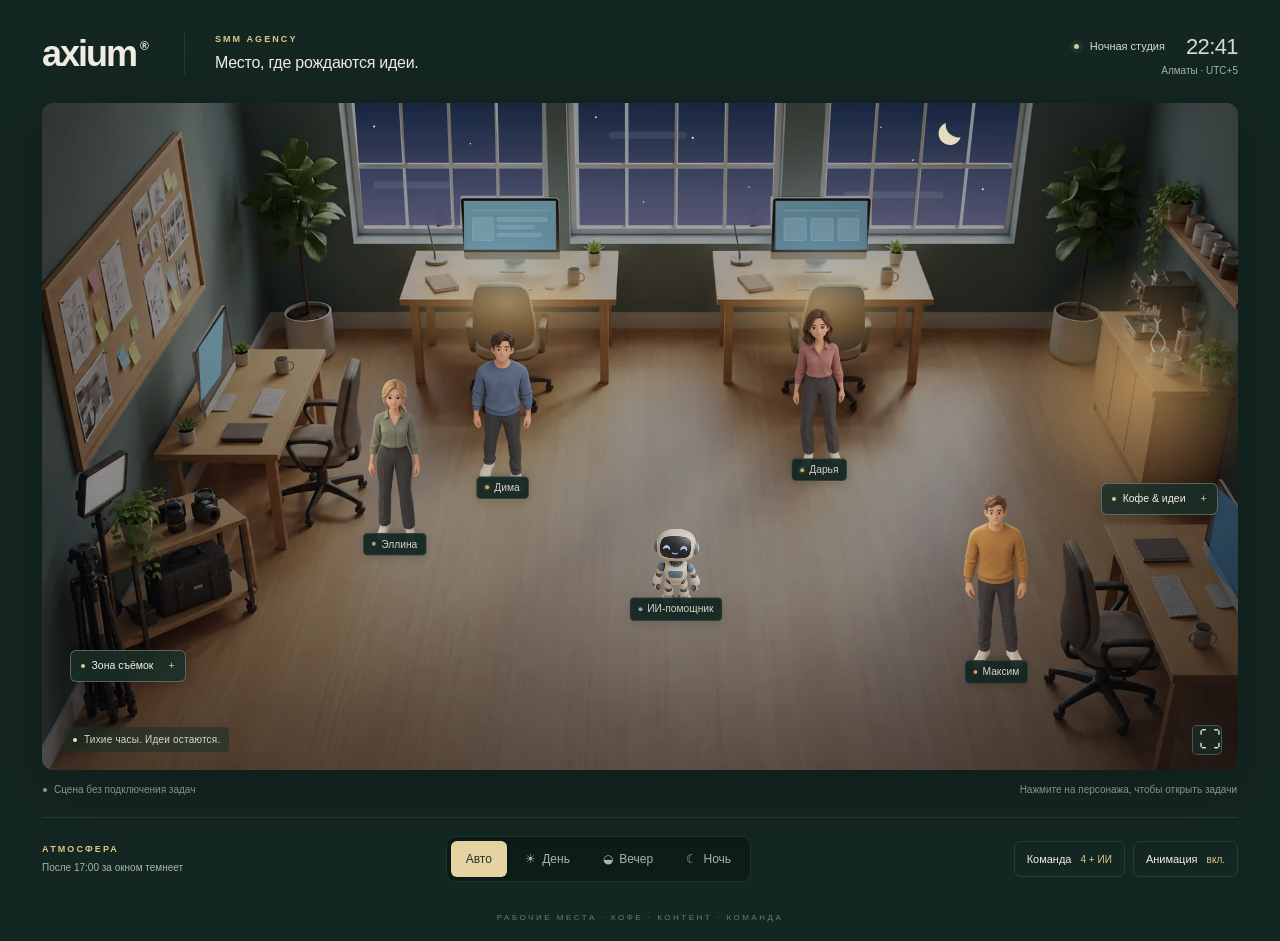
<file: studio.html>
<!doctype html>
<html lang="ru">
<head>
  <meta charset="utf-8">
  <meta name="viewport" content="width=device-width, initial-scale=1">
  <meta name="robots" content="noindex, nofollow">
  <meta name="referrer" content="no-referrer">
  <meta name="theme-color" content="#142622">
  <title>Axium · Живой офис</title>
  <meta name="description" content="Виртуальная SMM-студия Axium: команда, рабочие места, кофе и мягкая смена дня и ночи.">
  <link rel="stylesheet" href="assets/office/studio.css">
  <link rel="preload" as="image" href="assets/office/studio-day.webp">
</head>
<body>
<main class="app">
  <header class="header">
    <a class="wordmark" id="boardLink" href="index.html" aria-label="Axium — перейти к доске задач">axium<span>®</span></a>
    <div class="heading"><span class="eyebrow">SMM AGENCY</span><h1>Место, где рождаются идеи.</h1></div>
    <div class="clock-box"><span class="live-dot" aria-hidden="true"></span><span id="phase">Живой офис</span><span class="clock" id="clock">--:--</span><small>Алматы · UTC+5</small></div>
  </header>

  <section class="office" aria-label="Анимированный офис команды Axium">
    <div class="scene" id="scene">
      <img class="room-image" id="roomImage" src="assets/office/studio-day.webp" alt="Светлая SMM-студия: четыре рабочих места, кофейная станция справа и съёмочное оборудование слева" width="1678" height="936" fetchpriority="high">
      <svg class="atmosphere" viewBox="0 0 1678 936" aria-hidden="true">
        <defs>
          <linearGradient id="skyGradient" x2="0" y2="1"><stop stop-color="#152440"/><stop offset="1" stop-color="#5b5b79"/></linearGradient>
          <linearGradient id="screenGradient" x2="1" y2="1"><stop stop-color="#83b8c7"/><stop offset="1" stop-color="#284c69"/></linearGradient>
          <radialGradient id="warmLight"><stop stop-color="#ffcb7a" stop-opacity=".7"/><stop offset="1" stop-color="#ffcb7a" stop-opacity="0"/></radialGradient>
          <radialGradient id="screenGlow"><stop stop-color="#83c9ff" stop-opacity=".24"/><stop offset="1" stop-color="#83c9ff" stop-opacity="0"/></radialGradient>
          <clipPath id="windowPanes"><path id="panes"/></clipPath>
          <mask id="windowMask"><rect width="1678" height="936" fill="white"/><rect x="587" y="130" width="142" height="90" rx="3" fill="black"/><rect x="1022" y="130" width="142" height="90" rx="3" fill="black"/></mask>
          <clipPath id="monitorClip"><path d="M592 137H721V206H592Z M1029 137H1158V206H1029Z M220 343L255 293L251 381L223 419Z M1652 542L1678 565V694L1635 643Z"/></clipPath>
        </defs>
        <g class="sky" clip-path="url(#windowPanes)" mask="url(#windowMask)">
          <rect width="1678" height="190" fill="url(#skyGradient)"/>
          <g class="stars" fill="#f7f2de"><circle cx="466" cy="33" r="1.5"/><circle cx="601" cy="57" r="1"/><circle cx="777" cy="20" r="1.3"/><circle cx="913" cy="49" r="1.5"/><circle cx="992" cy="118" r="1"/><circle cx="1177" cy="34" r="1"/><circle cx="1320" cy="121" r="1.4"/><circle cx="1222" cy="80" r="1.2"/><circle cx="844" cy="139" r="1"/></g>
          <path class="moon" d="M1268 28A16 16 0 1 0 1289 48A18 18 0 0 1 1268 28" fill="#f7edcd"/>
          <g class="clouds" fill="none" stroke="#fff" stroke-opacity=".09" stroke-width="10" stroke-linecap="round"><path d="M470 115h100m230-70h100m230 84h130"/></g>
        </g>
        <g class="lamplight"><ellipse cx="652" cy="280" rx="160" ry="97" fill="url(#warmLight)"/><ellipse cx="1090" cy="280" rx="160" ry="97" fill="url(#warmLight)"/><ellipse cx="1545" cy="395" rx="170" ry="180" fill="url(#warmLight)"/></g>
        <g class="monitors" clip-path="url(#monitorClip)">
          <rect x="180" y="120" width="1500" height="600" fill="url(#screenGradient)"/>
          <g class="monitor-ui" stroke="#d1e6e9" stroke-opacity=".45" fill="#cee4e9" fill-opacity=".25">
            <path d="M604 151h105M1041 151h105"/><rect x="604" y="161" width="29" height="32" rx="2"/><rect x="639" y="161" width="70" height="5" rx="2"/><rect x="639" y="172" width="52" height="4" rx="2"/><rect x="639" y="183" width="62" height="4" rx="2"/>
            <rect x="1041" y="162" width="31" height="31" rx="2"/><rect x="1079" y="162" width="31" height="31" rx="2"/><rect x="1117" y="162" width="29" height="31" rx="2"/>
          </g>
          <rect class="screen-shimmer" x="180" y="120" width="1500" height="600" fill="#c6ecff"/>
        </g>
        <g class="screen-halos"><ellipse cx="656" cy="230" rx="115" ry="80" fill="url(#screenGlow)"/><ellipse cx="1093" cy="230" rx="115" ry="80" fill="url(#screenGlow)"/></g>
        <g class="steam" fill="none" stroke="#f5f3e8" stroke-width="2" stroke-linecap="round"><path d="M1561 349q-10-12 0-23t0-23"/><path d="M1570 348q11-10 0-22t0-22"/></g>
      </svg>
      <div class="room-shade" aria-hidden="true"></div>
      <div class="people" id="people"></div>
      <button class="hotspot coffee" data-zone="coffee" aria-label="Открыть зону кофе"><span class="zone-dot"></span><span>Кофе & идеи</span><span class="plus">+</span></button>
      <button class="hotspot gear" data-zone="gear" aria-label="Открыть зону съёмок"><span class="zone-dot"></span><span>Зона съёмок</span><span class="plus">+</span></button>
      <div class="scene-caption"><span class="small-dot"></span><span id="sceneCaption">Студия в своём ритме</span></div>
      <button class="expand" id="fullscreen" aria-label="Открыть офис на весь экран" title="На весь экран">⛶</button>
    </div>
    <div class="under-scene"><span><span class="status-dot"></span><span id="connection">Сцена без подключения задач</span></span><span>Нажмите на персонажа, чтобы открыть задачи</span></div>
  </section>

  <footer class="controls">
    <div class="control-title"><span class="eyebrow">АТМОСФЕРА</span><span id="timeHint">После 17:00 за окном темнеет</span></div>
    <div class="segmented" role="group" aria-label="Освещение офиса">
      <button data-mode="auto" aria-pressed="true">Авто</button><button data-mode="day" aria-pressed="false"><span aria-hidden="true">☀</span> День</button><button data-mode="evening" aria-pressed="false"><span aria-hidden="true">◒</span> Вечер</button><button data-mode="night" aria-pressed="false"><span aria-hidden="true">☾</span> Ночь</button>
    </div>
    <div class="view-controls"><button class="icon-control" id="teamToggle" aria-pressed="true">Команда <span id="teamCount">4 + ИИ</span></button><button class="icon-control" id="motionToggle" aria-pressed="true">Анимация <span id="motionState">вкл.</span></button></div>
  </footer>
  <p class="footnote">Рабочие места · кофе · контент · команда</p>
</main>

<aside class="panel" id="panel" role="dialog" aria-modal="true" aria-labelledby="panelTitle" hidden>
  <button class="panel-close" id="closePanel" aria-label="Закрыть">×</button>
  <span class="eyebrow" id="panelEyebrow">КОМАНДА AXIUM</span><h2 id="panelTitle"></h2><p id="panelIntro"></p><div id="panelBody"></div>
</aside>
<div class="scrim" id="scrim" hidden></div>
<div class="sr-only" id="announcement" aria-live="polite"></div>
<script type="module" src="assets/office/studio.mjs"></script>
</body>
</html>
</file>
<file: assets/office/studio.css>
:root{color-scheme:dark;--bg:#142622;--paper:#efece1;--muted:#a4b4a8;--gold:#dec88a;--line:#ffffff18;--night:0;--sky:0;--stars:0;--lamps:0;--brightness:1;--saturation:1}
*{box-sizing:border-box}body{margin:0;background:var(--bg);color:var(--paper);font:14px/1.5 -apple-system,BlinkMacSystemFont,"Segoe UI",Arial,sans-serif;-webkit-font-smoothing:antialiased}button,a{-webkit-tap-highlight-color:transparent}button{font:inherit;cursor:pointer}button:focus-visible,a:focus-visible{outline:2px solid var(--gold);outline-offset:5px}button{color:inherit}a{color:inherit}button:disabled{cursor:default;opacity:.45}[hidden]{display:none!important}.app{max-width:1540px;padding:30px 42px 16px;margin:auto}.header{display:flex;align-items:center;gap:35px;margin-bottom:25px}.wordmark{font-size:36px;font-weight:750;letter-spacing:-2px;text-decoration:none;line-height:1}.wordmark span{font-size:12px;vertical-align:top;letter-spacing:0;margin:4px 0 0 4px;display:inline-block}.heading{border-left:1px solid var(--line);padding-left:30px}.eyebrow{display:block;color:var(--gold);font-size:9px;letter-spacing:2.1px;font-weight:650}h1{font-size:16px;font-weight:450;letter-spacing:-.25px;margin:4px 0 0}.clock-box{margin-left:auto;display:grid;grid-template-columns:7px auto auto;align-items:center;gap:0 9px;font-size:11px;color:#d3dbd2}.clock-box small{grid-column:2/4;color:var(--muted);font-size:10px;text-align:right}.clock{font-size:22px;font-variant-numeric:tabular-nums;font-weight:450;letter-spacing:-.6px;margin-left:12px}.live-dot,.small-dot,.status-dot{display:inline-block;width:5px;height:5px;background:#bed2a3;border-radius:50%}.live-dot{box-shadow:0 0 0 4px #bed2a310}
.office{position:relative}.scene{position:relative;width:100%;aspect-ratio:1678/936;border-radius:12px;overflow:hidden;isolation:isolate;background:#334b43;box-shadow:0 16px 60px #050c0940}.room-image{width:100%;height:100%;display:block;filter:brightness(var(--brightness)) saturate(var(--saturation));transition:filter 1.8s}.atmosphere{position:absolute;inset:0;width:100%;height:100%;pointer-events:none;z-index:1}.sky{opacity:var(--sky);transition:opacity 1.8s}.stars,.moon{opacity:var(--stars);transition:opacity 1.8s}.clouds{animation:clouds 45s ease-in-out infinite alternate}.lamplight{opacity:var(--lamps);mix-blend-mode:screen;transition:opacity 1.8s}.monitors{opacity:.76;animation:monitor-breathe 8s ease-in-out infinite}.screen-shimmer{opacity:0;animation:screen-shimmer 13s ease-in-out infinite}.screen-halos{opacity:calc(.15 + var(--night) * .85);transition:opacity 1.8s}.steam{opacity:.45;animation:steam 5s ease-in-out infinite}.room-shade{position:absolute;inset:0;pointer-events:none;z-index:2;background:linear-gradient(180deg,#0a142600 25%,#101b3029),radial-gradient(ellipse at 50% 45%,transparent 40%,#00000028);opacity:var(--night);transition:opacity 1.8s}.people{position:absolute;inset:0;z-index:3;pointer-events:none;transition:opacity .3s}.people.off{opacity:0;visibility:hidden}.avatar{position:absolute;left:var(--x);top:var(--y);width:var(--size);aspect-ratio:1;transform:translate(-50%,-90%);padding:0;border:0;background:none;pointer-events:auto;transition:left 4s linear,top 4s linear;filter:brightness(calc(1 - var(--night) * .14));outline-offset:-8px}.avatar img{width:100%;height:100%;object-fit:contain;display:block;animation:breathe 4.5s ease-in-out infinite;animation-delay:var(--delay)}.avatar.walking img{animation:walk .55s ease-in-out infinite}.avatar::before{content:"";position:absolute;bottom:9%;left:35%;width:30%;height:4%;border-radius:50%;background:#161d2733;filter:blur(3px);z-index:-1}.avatar-label{position:absolute;left:50%;bottom:0;transform:translateX(-50%);background:#162c26ed;border:1px solid #fffff529;color:#f6f2e8;white-space:nowrap;display:flex;align-items:center;gap:5px;font-size:clamp(8px,.8vw,12px);padding:3px 8px;border-radius:5px;box-shadow:0 3px 8px #0002;transition:background .2s}.avatar-label i{width:4px;height:4px;border-radius:50%;background:var(--color)}.avatar:hover .avatar-label,.avatar:focus-visible .avatar-label{background:#344f42}.avatar:hover img{filter:brightness(1.08)}
.hotspot{position:absolute;z-index:4;display:flex;align-items:center;gap:7px;border:1px solid #ffffff45;background:#1a3028d9;backdrop-filter:blur(8px);box-shadow:0 3px 10px #0002;color:#f3f0e4;border-radius:6px;padding:7px 10px;font-size:clamp(8px,.82vw,12px);white-space:nowrap;transition:background .2s,transform .2s}.hotspot:hover{background:#385344;transform:translateY(-2px)}.hotspot .plus{margin-left:8px;color:var(--gold)}.zone-dot{width:4px;height:4px;border-radius:50%;background:var(--gold)}.coffee{right:1.7%;top:57%}.gear{left:2.3%;top:82%}.scene-caption{position:absolute;bottom:18px;left:22px;display:flex;gap:7px;align-items:center;color:#fffef3cc;font-size:10px;letter-spacing:.2px;z-index:4;background:#1830278c;padding:5px 9px;border-radius:4px;pointer-events:none}.small-dot{width:4px;height:4px;background:#f1e3ba}.expand{position:absolute;right:16px;bottom:15px;z-index:4;border:1px solid #ffffff36;background:#173128a1;backdrop-filter:blur(8px);border-radius:5px;width:30px;height:30px;font-size:22px;line-height:1}.under-scene{display:flex;justify-content:space-between;color:#92a69a;font-size:10px;padding:12px 1px;gap:12px}.under-scene>span:first-child{display:flex;align-items:center;gap:7px}.status-dot{width:4px;height:4px;background:#93a89a}.controls{display:flex;align-items:center;justify-content:space-between;gap:18px;padding:18px 0;border-top:1px solid var(--line);margin-top:8px}.control-title{font-size:10px;color:var(--muted)}.control-title .eyebrow{margin-bottom:4px}.segmented{display:flex;gap:3px;background:#0c1d18;border:1px solid var(--line);padding:4px;border-radius:9px}.segmented button{border:0;border-radius:6px;background:transparent;color:#a4b7a9;padding:9px 15px;font-size:12px;white-space:nowrap;transition:background .2s,color .2s}.segmented button[aria-pressed=true]{background:#e5d3a3;color:#23382c;box-shadow:0 1px 4px #0003}.segmented button span{margin-right:3px}.view-controls{display:flex;gap:8px}.icon-control{border:1px solid var(--line);background:none;border-radius:7px;padding:9px 12px;font-size:11px}.icon-control span{color:var(--gold);margin-left:6px;font-size:10px}.icon-control[aria-pressed=false] span{color:var(--muted)}.footnote{margin:12px 0 0;text-align:center;letter-spacing:2.5px;color:#657e6e;font-size:8px;text-transform:uppercase}
.panel{position:fixed;z-index:20;right:20px;top:20px;bottom:20px;width:min(370px,calc(100vw - 32px));background:#f4f1e8;color:#20372b;border:1px solid #a3b3a1;border-radius:14px;padding:34px 26px;box-shadow:0 18px 80px #0006;overflow:auto}.panel .eyebrow{color:#7e8962;margin-bottom:13px}.panel h2{font-size:28px;letter-spacing:-.8px;margin:0 0 5px;font-weight:550}.panel p{color:#708173;font-size:13px;line-height:1.7;margin:0 0 22px}.panel-close{position:absolute;right:12px;top:10px;font-size:26px;background:none;border:0;color:#697a6c;padding:0 7px}.scrim{position:fixed;inset:0;background:#07170f65;backdrop-filter:blur(2px);z-index:19}.task-item{display:block;text-decoration:none;border:1px solid #d8ded2;border-left:3px solid #9aa88a;border-radius:7px;padding:12px;margin:8px 0;background:#fffdf7;font-size:13px}.task-item:hover{background:#e9eddf}.task-item small{display:block;margin-top:5px;color:#80907d;font-size:10px}.task-item.overdue{border-left-color:#c05e48}.empty-state{background:#e9ecdf;border:1px solid #d6ddcb;border-radius:8px;padding:16px;font-size:13px;line-height:1.7;color:#61735c}.zone-list{list-style:none;padding:0;display:grid;gap:10px}.zone-list li{border-bottom:1px solid #dbe0d3;padding:8px 0;font-size:13px}.zone-list li::before{content:"↗";margin-right:10px;color:#9b9d67}.sr-only{position:absolute;width:1px;height:1px;overflow:hidden;clip-path:inset(50%)}.paused *, .paused *::before, .paused *::after{animation-play-state:paused!important}.paused .avatar{transition:none}.scene:fullscreen{border-radius:0;width:100%;height:100%;aspect-ratio:auto;background:#142622;object-fit:contain}.scene:fullscreen .room-image{object-fit:fill}
@keyframes monitor-breathe{0%,100%{opacity:.70}50%{opacity:.84}}@keyframes screen-shimmer{0%,90%,100%{opacity:0}93%{opacity:.08}96%{opacity:.02}}@keyframes steam{0%,100%{transform:translateY(0);opacity:.08}50%{transform:translateY(-7px);opacity:.45}}@keyframes clouds{to{transform:translateX(25px)}}@keyframes breathe{0%,100%{transform:translateY(0)}50%{transform:translateY(-1px)}}@keyframes walk{0%,100%{transform:translateY(0) rotate(-1deg)}50%{transform:translateY(-3px) rotate(1deg)}}
@media(min-width:1500px){.app{max-width:1450px}}@media(max-width:950px){.app{padding:24px}.header{gap:22px}.heading{padding-left:20px}.controls{flex-wrap:wrap}.control-title{flex:1}.view-controls{margin-left:auto}.segmented{order:2;width:100%;justify-content:center}.segmented button{flex:1}.hotspot{padding:5px 7px}.under-scene{font-size:9px}}@media(max-width:600px){.app{padding:20px 12px}.header{flex-wrap:wrap;gap:13px;margin-bottom:18px}.wordmark{font-size:30px}.heading{border:0;padding:0;order:3;width:100%;display:flex;align-items:center;gap:12px}.heading .eyebrow{font-size:8px}h1{font-size:12px;margin:0}.clock-box{font-size:9px}.clock{font-size:20px}.clock-box small{font-size:9px}.scene{border-radius:8px;min-width:0}.scene-caption{font-size:8px;left:9px;bottom:9px;padding:3px 5px}.hotspot{gap:4px;font-size:8px;padding:4px 6px}.hotspot .plus{margin-left:2px}.expand{right:7px;bottom:7px;width:24px;height:24px;font-size:18px}.under-scene{font-size:9px;flex-direction:column;gap:3px;padding:10px 0}.controls{margin-top:4px;gap:16px;padding:15px 0}.control-title{width:100%;flex:auto}.view-controls{margin:0;justify-content:space-between;width:100%}.icon-control{flex:1}.segmented{order:0}.segmented button{padding:8px 6px;font-size:11px}.footnote{font-size:7px;letter-spacing:2px}.avatar-label{font-size:8px;padding:2px 5px}.panel{top:12px;right:12px;bottom:12px}.gear{top:80%}}
@media(prefers-reduced-motion:reduce){*,*::before,*::after{animation:none!important;transition:none!important;scroll-behavior:auto!important}}
.scene:fullscreen{width:min(100vw,calc(100vh * 1678 / 936));height:auto;aspect-ratio:1678/936;margin:auto}
.scene::backdrop{background:#0d1c17}
.avatar{transition:none;will-change:left,top;touch-action:manipulation}
.avatar .avatar-art{display:block;width:100%;height:100%;animation:none!important;transform:none}
.avatar:hover .avatar-art{filter:brightness(1.06)}
.avatar.walking .avatar-label i{background:#e4c783;box-shadow:0 0 0 2px #e4c78318}
.avatar.walking img{animation:none}
</file>
